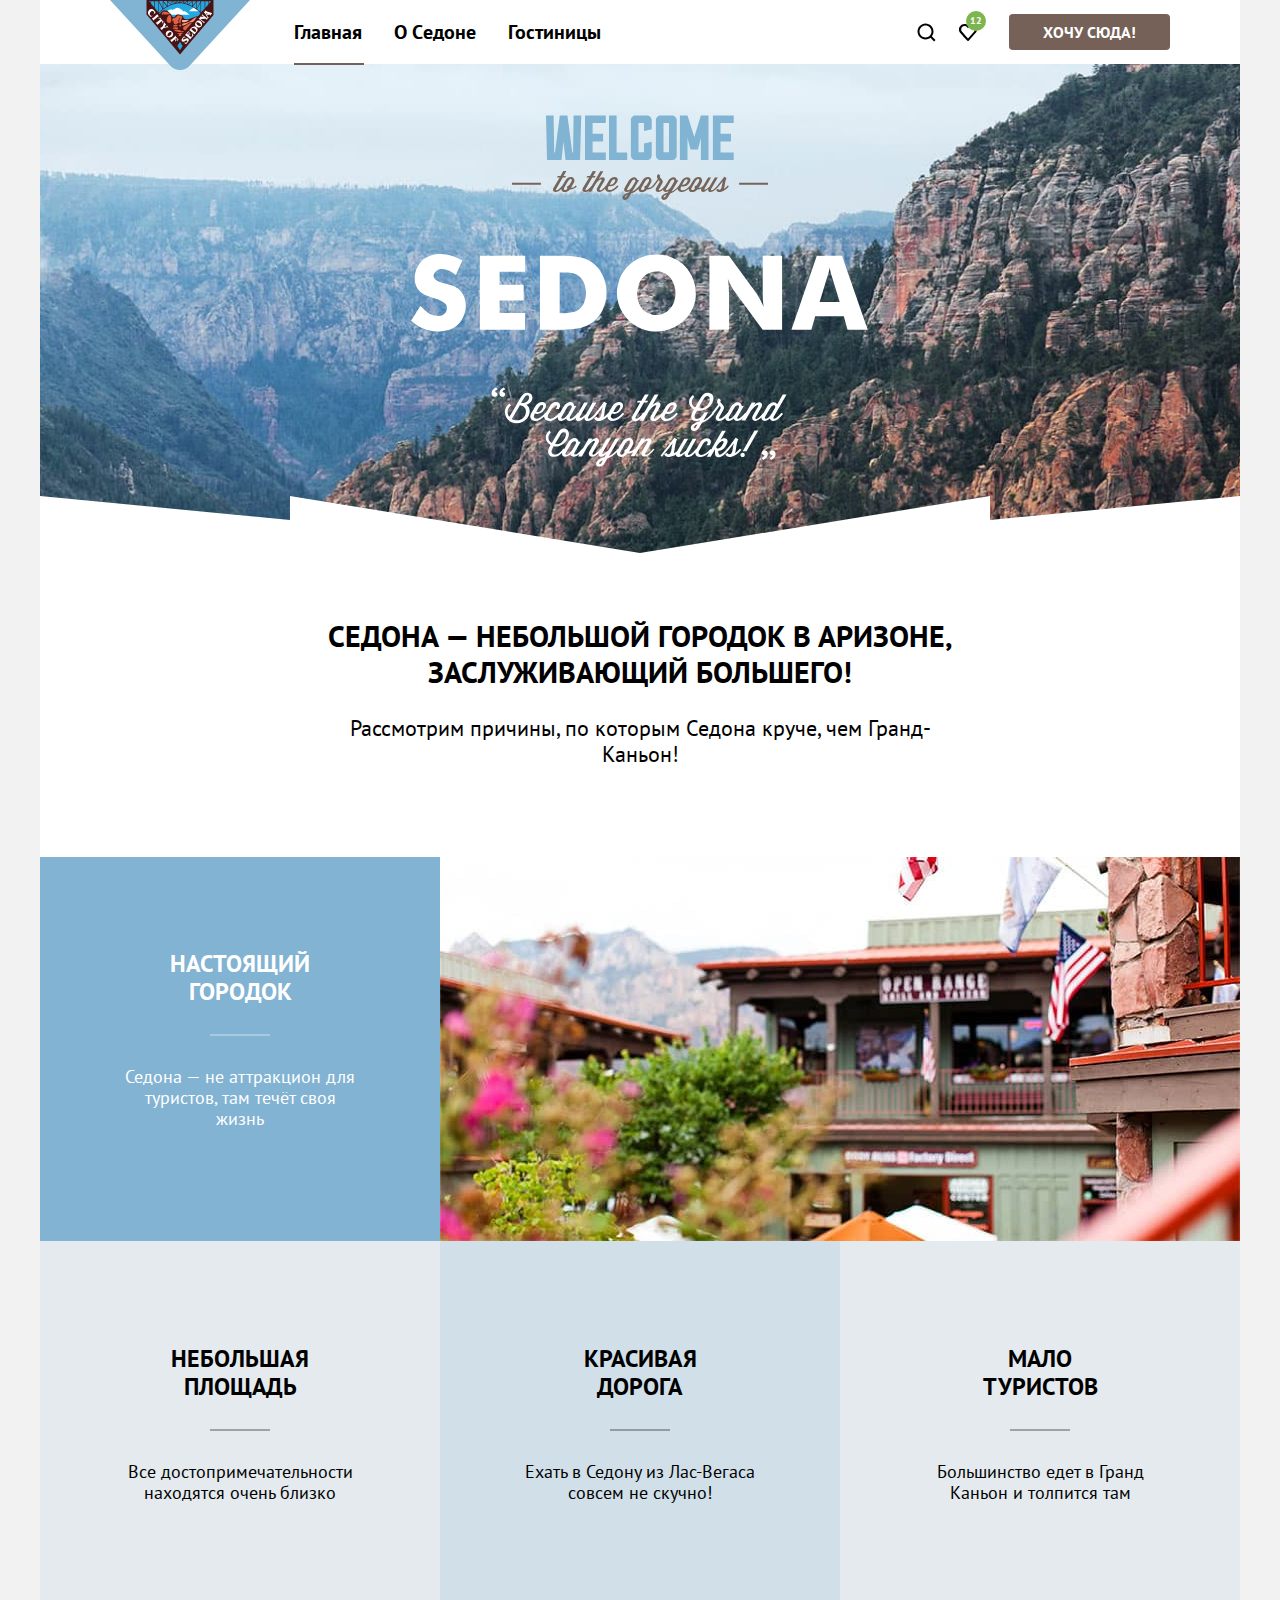
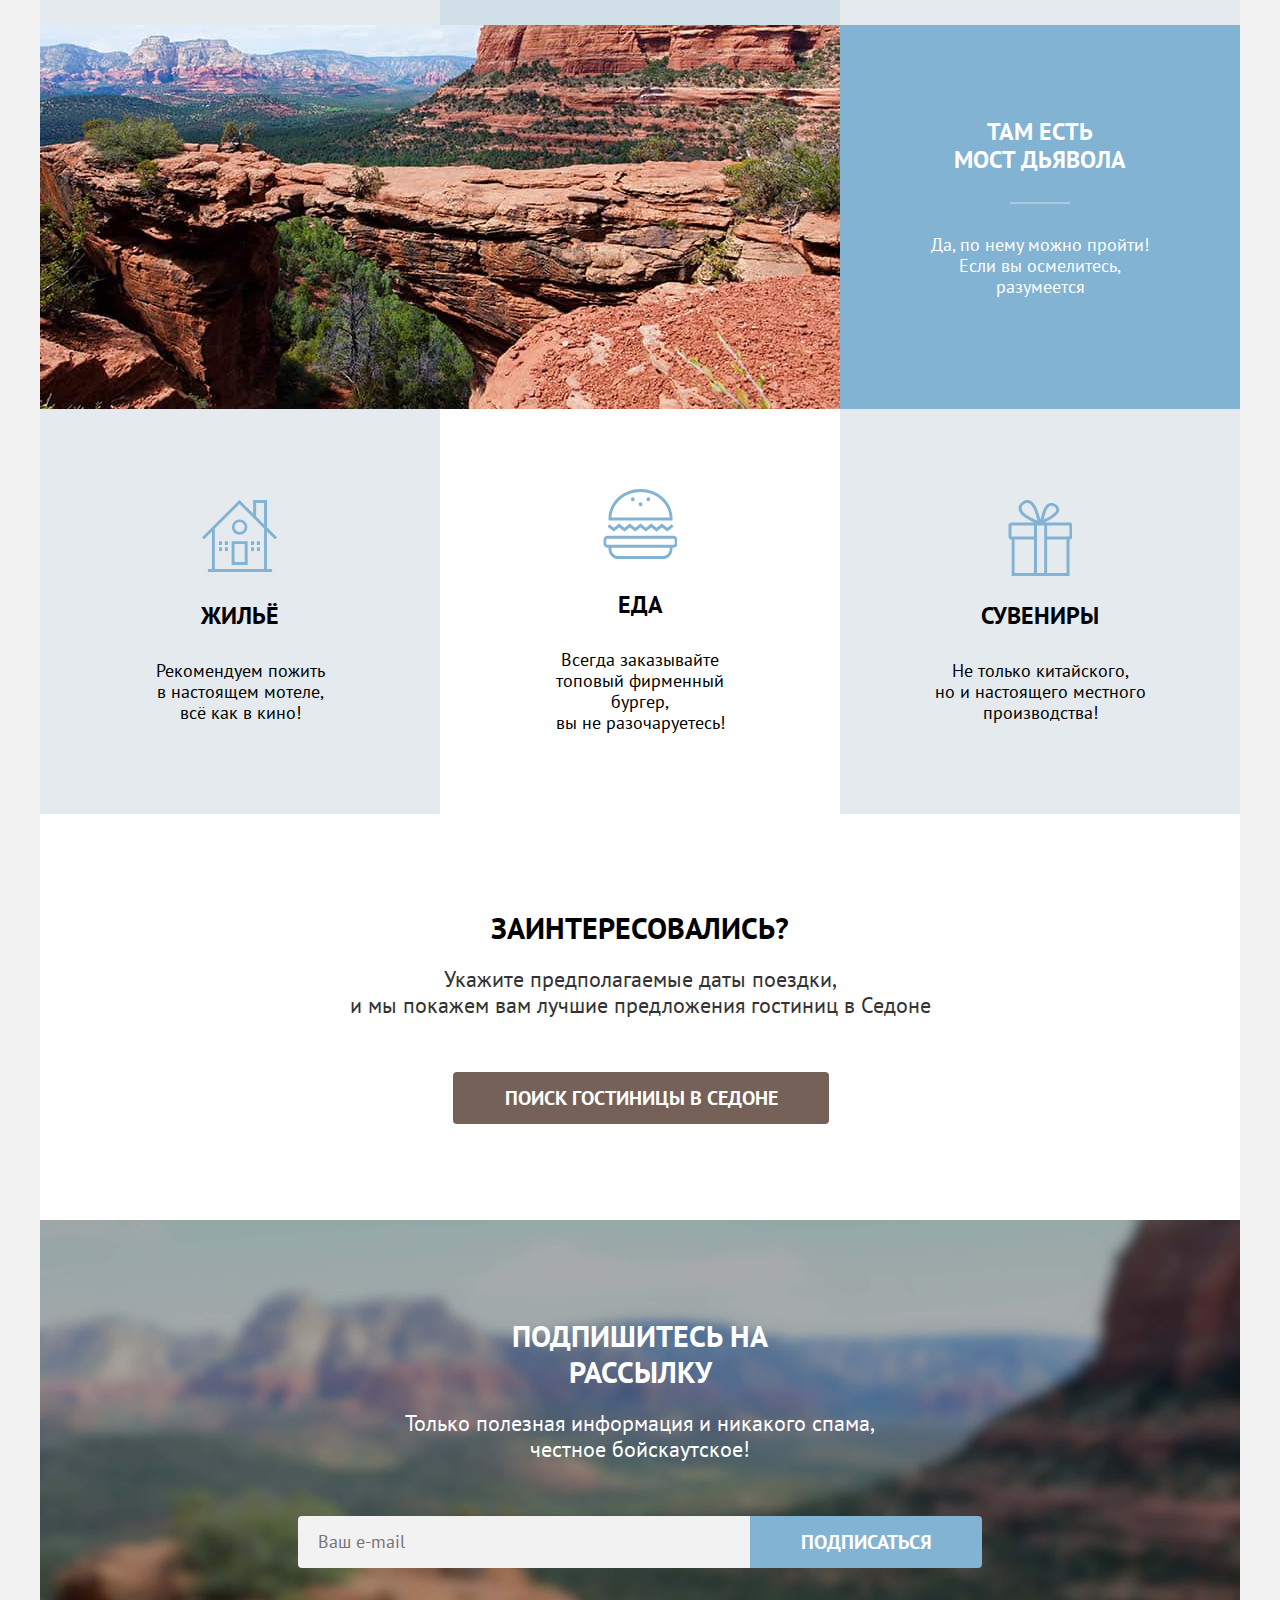
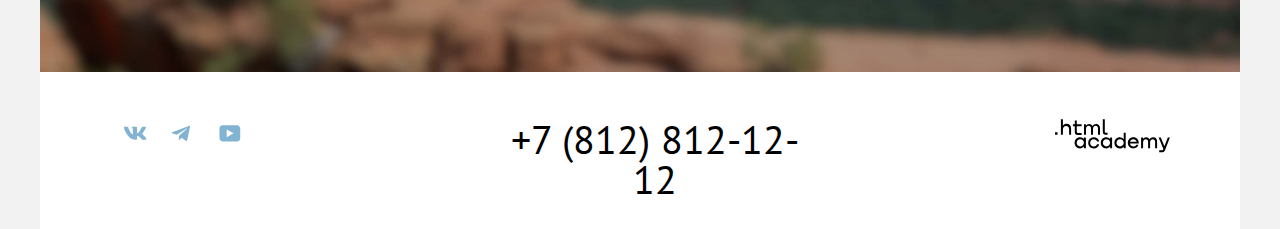
<file: index.html>
<!DOCTYPE html>
<html lang="ru">
  <head>
    <meta charset="utf-8">
    <title>HTML Academy: Седона</title>
    <link rel="icon" href="favicon.ico">
    <link rel="icon" type="image/png" sizes="32x32" href="images/favicon.png">
    <link rel="stylesheet" href="styles/styles.css">
  </head>
  <body>
    <!--Шапка-->
    <header class="main-header">
      <nav class="main-navigation">
        <a class="main-header-logo">
          <img class="logo" src="images/header/logo.svg" width="140" height="70" alt="логотип Седоны.">
        </a>
        <ul class="navigation-list">
          <li class="navigation-item">
            <a class="navigation-link navigation-current" href="index.html">Главная</a>
          </li>
          <li class="navigation-item">
            <a class="navigation-link" href="#">О cедоне</a>
          </li>
          <li class="navigation-item">
            <a class="navigation-link" href="catalog.html">Гостиницы</a>
          </li>
        </ul>

        <ul class="navigation-list navigation-user">
          <li class="navigation-item">
            <a class="navigation-link navigation-link-user" href="#">
              <span class="visually-hidden">Поиск.</span>
            </a>
          </li>
          <li class="navigation-item">
            <a class="navigation-link navigation-link-user" href="#">
              <span class="visually-hidden">Избранное.</span>
              <span class="notification-badge">12</span>
            </a>
          </li>
          <li class="navigation-item">
            <a class="navigation-link-button" href="#">
              <span class="link-want">Хочу сюда!</span>
            </a>
          </li>
        </ul>
      </nav>
    </header>

    <main class="main-index main-container">
      <div class="page-container">
        <h1 class="visually-hidden">Город Седона.</h1>
        <!--Добро пожаловать в Седону-->
        <section class="welcom-sedona">
          <h2 class="visually-hidden">Добро пожаловать в Седону.</h2>
          <img src="images/hero-sedona.svg" width="458" height="352" alt="WELCOM to the gorgeus SEDONA Because the Grand Canyon sucks.">
        </section>

        <!--Описание Седоны-->
        <div class="description-sedona">
          <p class="sedona">Седона — небольшой городок в Аризоне, заслуживающий большего!</p>
          <p class="sedona-text">Рассмотрим причины, по которым Седона круче, чем Гранд-Каньон!</p>
        </div>

        <!--Преимущества-->
        <section class="advantages">
          <h2 class="visually-hidden">Преимущества Седоны.</h2>
          <ul class="advantages-list">
            <li class="advantages-item-town">
              <div class="advantages-container">
                <h3 class="advantages-title title-town">Настоящий городок</h3>
                <p class="advantages-description">Седона — не аттракцион для туристов, там течёт своя жизнь</p>
              </div>
            </li>
            <li class="advantages-item-picture">
              <img class="picture-town" src="images/advantages/town-sedona.jpg" width="800" height="384" alt="городок Седона.">
            </li>
            <li class="advantages-item">
              <div class="advantages-container">
                <h3 class="advantages-title">Небольшая площадь</h3>
                <p class="advantages-description">Все достопримечательности находятся очень близко</p>
              </div>
            </li>
            <li class="advantages-item-road">
              <div class="advantages-container">
                <h3 class="advantages-title">
                  Красивая
                  <br>дорога
                </h3>
                <p class="advantages-description">Ехать в Седону из Лас-Вегаса совсем не скучно!</p>
              </div>
            </li>
            <li class="advantages-item">
              <div class="advantages-container">
                <h3 class="advantages-title">
                  Мало
                  <br>туристов
                </h3>
                <p class="advantages-description">Большинство едет в Гранд Каньон и толпится там</p>
              </div>
            </li>
            <li class="advantages-item-picture">
              <img class="picture-brige-devil" src="images/advantages/brige-devil.jpg" width="800" height="384" alt="моста Дьявола.">
            </li>
            <li class="advantages-item-bridge">
              <div class="advantages-container">
                <h3 class="advantages-title title-bridge">
                  Там есть
                  <br>мост дьявола
                </h3>
                <p class="advantages-description">Да, по нему можно пройти! Если вы осмелитесь, разумеется</p>
              </div>
            </li>
            <li class="advantages-item">
              <div class="advantages-container-icon">
                <h3 class="title-icon title-home">Жильё</h3>
                <p class="advantages-description">
                  Рекомендуем пожить
                  <br>в настоящем мотеле,
                  <br>всё как в кино!
                </p>
              </div>
            </li>
            <li class="advantages-item-food">
              <div class="advantages-container-icon">
                <h3 class="title-icon title-food">Еда</h3>
                <p class="advantages-description">
                  Всегда заказывайте
                  <br>топовый фирменный бургер,
                  <br>вы не разочаруетесь!
                </p>
              </div>
            </li>
            <li class="advantages-item">
              <div class="advantages-container-icon">
                <h3 class="title-icon title-souvenir">Сувениры</h3>
                <p class="advantages-description">
                  Не только китайского,
                  <br>но и настоящего местного
                  <br>производства!
                </p>
              </div>
            </li>
          </ul>
        </section>

        <!--Поиск гостиницы в Седоне-->
        <section class="interest">
          <h2 class="visually-hidden">Поиск гостиниц.</h2>
          <h3 class="interest-title">Заинтересовались?</h3>
          <p class="interest-description">
            Укажите предполагаемые даты поездки,
            <br>и мы покажем вам лучшие предложения гостиниц в Седоне
          </p>
          <a class="interest-button" href="#">ПОИСК ГОСТИНИЦЫ В СЕДОНЕ</a>
        </section>

        <!--Рассылка-->
        <section class="newsletter">
          <h2 class="newsletter-title">Подпишитесь на рассылку</h2>
          <p class="newsletter-text">Только полезная информация и никакого спама, честное бойскаутское!</p>
          <form class="newsletter-form" action="https://echo.htmlacademy.ru/" method="post">
            <label class="newsletter-label">
              <span class="visually-hidden">Введите ваш e-mail.</span>
              <input class="field" placeholder="Ваш e-mail" type="email" name="newsletter-email" required>
            </label>
            <button class="newsletter-button" type="submit">Подписаться</button>
          </form>
        </section>
      </div>
    </main>

    <!-- Подвал -->
    <footer class="main-footer">
      <section class="footer-social">
        <h2 class="visually-hidden">Нас можно найти.</h2>
        <ul class="footer-social-list">
          <li class="footer-social-item">
            <a class="footer-social-link" href="https://vk.com/htmlacademy">
              <svg class="vkontakte-icon" aria-hidden="true" focusable="false" width="24" height="14" viewBox="0 0 25 15" fill="currentColor" xmlns="http://www.w3.org/2000/svg">
                <path fill-rule="evenodd" clip-rule="evenodd" d="M24.116 1.804c.166-.546 0-.948-.795-.948h-2.625c-.668 0-.976.347-1.143.73 0 0-1.335 3.196-3.226 5.272-.612.602-.89.793-1.224.793-.167 0-.418-.19-.418-.738V1.804c0-.656-.184-.948-.74-.948H9.817c-.417 0-.668.304-.668.593 0 .621.946.765 1.043 2.513V7.76c0 .833-.153.984-.487.984-.89 0-3.055-3.21-4.34-6.885-.249-.715-.5-1.003-1.172-1.003H1.566c-.75 0-.9.347-.9.73 0 .682.89 4.07 4.145 8.551 2.17 3.06 5.225 4.72 8.008 4.72 1.67 0 1.875-.369 1.875-1.004V11.54c0-.737.158-.884.687-.884.39 0 1.057.192 2.615 1.667 1.78 1.75 2.073 2.533 3.075 2.533h2.625c.75 0 1.126-.368.91-1.096-.238-.724-1.088-1.775-2.215-3.022-.612-.71-1.53-1.475-1.809-1.858-.389-.49-.278-.71 0-1.147 0 0 3.2-4.426 3.533-5.929h.001z"/>
              </svg>
              <span class="visually-hidden">ВКонтакте.</span>
            </a>
          </li>
          <li class="footer-social-item">
            <a class="footer-social-link" href="https://t.me/htmlacademy">
              <svg class="telegram-icon" aria-hidden="true" focusable="false" width="18" height="16" viewBox="0 0 18 16" fill="currentColor" xmlns="http://www.w3.org/2000/svg">
                <path d="M16.79.96L.84 7.1c-1.09.44-1.08 1.05-.2 1.32l4.1 1.28 9.47-5.98c.44-.27.85-.13.52.17l-7.68 6.93-.28 4.22c.41 0 .6-.2.83-.41l1.99-1.94 4.13 3.06c.77.42 1.31.2 1.5-.71l2.72-12.8c.28-1.1-.43-1.61-1.16-1.28z"/>
              </svg>
              <span class="visually-hidden">Телеграм.</span>
            </a>
          </li>
          <li class="footer-social-item">
            <a class="footer-social-link" href="https://www.youtube.com/user/htmlacademyru">
              <svg class="youtube-icon" aria-hidden="true" focusable="false"  width="22" height="17" viewBox="0 0 23 18" fill="currentColor" xmlns="http://www.w3.org/2000/svg">
                <path d="M18.94.36H3.51C1.65.36.33 1.95.33 3.76v10.09c0 1.91 1.32 3.5 3.18 3.5h15.65c1.64 0 3.17-1.59 3.17-3.4V3.76c-.22-1.8-1.53-3.4-3.39-3.4zM7.99 12.89V4.82l7.34 4.04-7.34 4.03z"/>
              </svg>
              <span class="visually-hidden">Ютуб.</span>
            </a>
          </li>
        </ul>
      </section>

      <!--Номер телефона-->
      <section class="footer-contact">
        <h2 class="visually-hidden">Номер телефона.</h2>
        <a class="footer-contact-number" href="tel:+78128121212">+7 (812) 812-12-12</a>
      </section>

      <!--Логотип HTML Academy-->
      <section class="logo-html-academy">
        <h2 class="visually-hidden">Логотип html academy.</h2>
        <a class="logo-html-academy-link" href="https://htmlacademy.ru/">
          <svg class="html-academy-icon" aria-hidden="true" focusable="false" width="115" height="34" viewBox="0 0 115 34" fill="currentColor" xmlns="http://www.w3.org/2000/svg">
            <path d="M0 13.26v2.6h2.5v-2.6H0zM11.6 4.86c-1.6 0-2.8.7-3.6 1.7h-.1V.36h-2v15.5h2v-5.3c0-2.1 1.3-3.6 3.3-3.6 1.8 0 2.9 1.4 2.9 3.2v5.7h2v-6.1c.1-3-1.8-4.9-4.5-4.9zM26.6 5.16h-4.8v-3.7h-2v3.8h-1.9v2h1.9v6c0 1.7 1 2.7 2.7 2.7h4.1v-2h-3.7c-.7 0-1.1-.4-1.1-1.1v-5.7h4.8v-2zM41.1 4.96c-1.6 0-2.9.8-3.5 2.1h-.1c-.6-1.2-1.8-2.1-3.4-2.1-1.4 0-2.5.8-3.1 1.8h-.1v-1.6H29v10.6h2v-5.4c0-2 1-3.5 2.6-3.5 1.5 0 2.4 1 2.4 2.6v6.3h2v-5.6c0-2.4 1.4-3.3 2.6-3.3 1.5 0 2.4 1 2.4 2.6v6.3h2v-6.5c.1-2.5-1.4-4.3-3.9-4.3zM47.8 13.06c0 1.7 1 2.7 2.8 2.7h2v-2h-1.7c-.7 0-1.1-.4-1.1-1.1V.36h-2v12.7zM28.9 20.06c-.9-1.1-2.2-1.8-3.9-1.8-3.1 0-5.4 2.3-5.4 5.6s2.3 5.6 5.4 5.6c1.8 0 3-.8 3.8-1.9h.1v1.6h2v-10.6h-2v1.5zm-3.6 7.4c-2.2 0-3.6-1.6-3.6-3.6s1.4-3.6 3.6-3.6 3.6 1.6 3.6 3.6c0 1.9-1.4 3.6-3.6 3.6zM44.2 22.36c-.5-2.4-2.6-4.1-5.4-4.1a5.4 5.4 0 0 0-5.6 5.6c0 3.1 2.2 5.6 5.6 5.6 2.8 0 4.9-1.8 5.4-4.2h-2.1a3.4 3.4 0 0 1-3.3 2.3c-2.2 0-3.6-1.6-3.6-3.6s1.4-3.6 3.6-3.6c1.6 0 2.8 1 3.3 2.2h2.1v-.2zM55.1 20.06c-.9-1.1-2.2-1.8-3.9-1.8-3.1 0-5.4 2.3-5.4 5.6s2.3 5.6 5.4 5.6c1.8 0 3-.8 3.8-1.9h.1v1.6h2v-10.6h-2v1.5zm-3.6 7.4c-2.2 0-3.6-1.6-3.6-3.6s1.4-3.6 3.6-3.6 3.6 1.6 3.6 3.6c0 1.9-1.5 3.6-3.6 3.6zM68.7 20.16c-.9-1.1-2.2-1.9-3.9-1.9-3.1 0-5.4 2.3-5.4 5.6s2.2 5.6 5.4 5.6c1.7 0 3-.8 3.8-1.8h.1v1.5h2v-15.4h-2v6.4zm-3.6 7.3c-2.2 0-3.6-1.6-3.6-3.6s1.4-3.6 3.6-3.6 3.6 1.6 3.6 3.6c-.1 2-1.5 3.6-3.6 3.6zM78.3 18.26c-3.3 0-5.5 2.5-5.5 5.6 0 3 2.1 5.6 5.5 5.6 2.5 0 4.5-1.3 5.2-3.6h-2.1c-.5 1-1.6 1.6-3 1.6-1.9 0-3.3-1.3-3.4-2.9h8.8c.2-3.6-2-6.3-5.5-6.3zm0 1.9c1.7 0 3 1 3.3 2.6h-6.5c.3-1.5 1.5-2.6 3.2-2.6zM98.2 18.26c-1.6 0-2.9.8-3.6 2h-.1c-.6-1.2-1.8-2-3.4-2-1.4 0-2.5.7-3.1 1.8v-1.5h-1.9v10.6h2v-5.4c0-2 1-3.4 2.6-3.5 1.5 0 2.4 1 2.4 2.6v6.3h2v-5.6c0-2.4 1.4-3.3 2.6-3.3 1.5 0 2.4 1 2.4 2.6v6.3h2v-6.5c.1-2.6-1.4-4.4-3.9-4.4zM109.4 27.36l-3.6-8.9h-2.2l4.8 11.6c-.3.9-.7 1.2-1.7 1.2h-2.5v2h2.5c1.8 0 2.8-.8 3.5-2.6l4.7-12.2h-2.1l-3.4 8.9z"/>
          </svg>
        </a>
      </section>
    </footer>

    <!-- Модальное окно -->
    <div class="modal-container modal-container-close">
      <div class="modal modal-auth">
        <button class="modal-close-button" type="button">
          <span class="visually-hidden">Закрыть.</span>
        </button>
        <section class="modal-content">
          <h2 class="modal-title">Поиск гостиницы в Седоне</h2>
        </section>
        <form class="modal-form" action="https://echo.htmlacademy.ru/" method="post">
          <label class="date">
            <span class="text-date">Дата заезда:</span>
            <input class="departure-date" placeholder="Укажите дату" type="text" name="departure-date" value="27 апреля 2020" required>
            <span class="text-error">Мы не можем отправить вас в прошлое.</span>
          </label>
          <label class="date">
            <span class="text-date">Дата выезда:</span>
            <input class="departure-date" placeholder="Укажите дату" type="text" name="departure-date" value="1 сентября 2023" required>
            <span class="text-free">На эти даты есть свободные номера. Пока есть.</span>
          </label>

          <div class="container-people">
            <div class="wrapper-people">
              <label class="people" for="grown">Взрослые:</label>
              <span class="box-number">
                <button class="minus-button" type="button"></button>
                <span class="visually-hidden">Кнопка уменьшающая количество взрослых.</span>
                <input class="field-number" id="grown" type="number" name="grown" value="2">
                <button class="plus-button" type="button"></button>
                <span class="visually-hidden">Кнопка увеличивающая количество взрослых.</span>
              </span>
            </div>

            <div class="wrapper-people">
              <label class="people" for="children">Дети:</label>
              <div class="wrapper-tooltip">
                <button class="tooltip" type="button" aria-labelledby="tooltip-children">
                  <svg class="tooltip-icon" aria-hidden="true" focusable="false" width="2" height="12" viewBox="0 0 2 12" fill="currentColor" xmlns="http://www.w3.org/2000/svg">
                    <path fill-rule="evenodd" clip-rule="evenodd" d="M0 0h2v2H0V0zm2 12H0V3h2v9z"/>
                  </svg>
                </button>
                <span class="tooltip-text" role="tooltip" id="tooltip-children">Укажите количество детей, которые будут с вами, возраст которых от 6 до 18 лет. Дети до 6 лет размещаются бесплатно.</span>
              </div>
              <span class="box-number">
                <button class="minus-button" type="button"></button>
                <span class="visually-hidden">Кнопка уменьшающая количество детей.</span>
                <input class="field-number" id="children" type="number" name="children" value="2">
                <button class="plus-button" type="button"></button>
                <span class="visually-hidden">Кнопка увеличивающая количество детей.</span>
              </span>
            </div>
          </div>
          <button class="find-button" type="submit">найти</button>
        </form>
      </div>
    </div>
  </body>
</html>
</file>
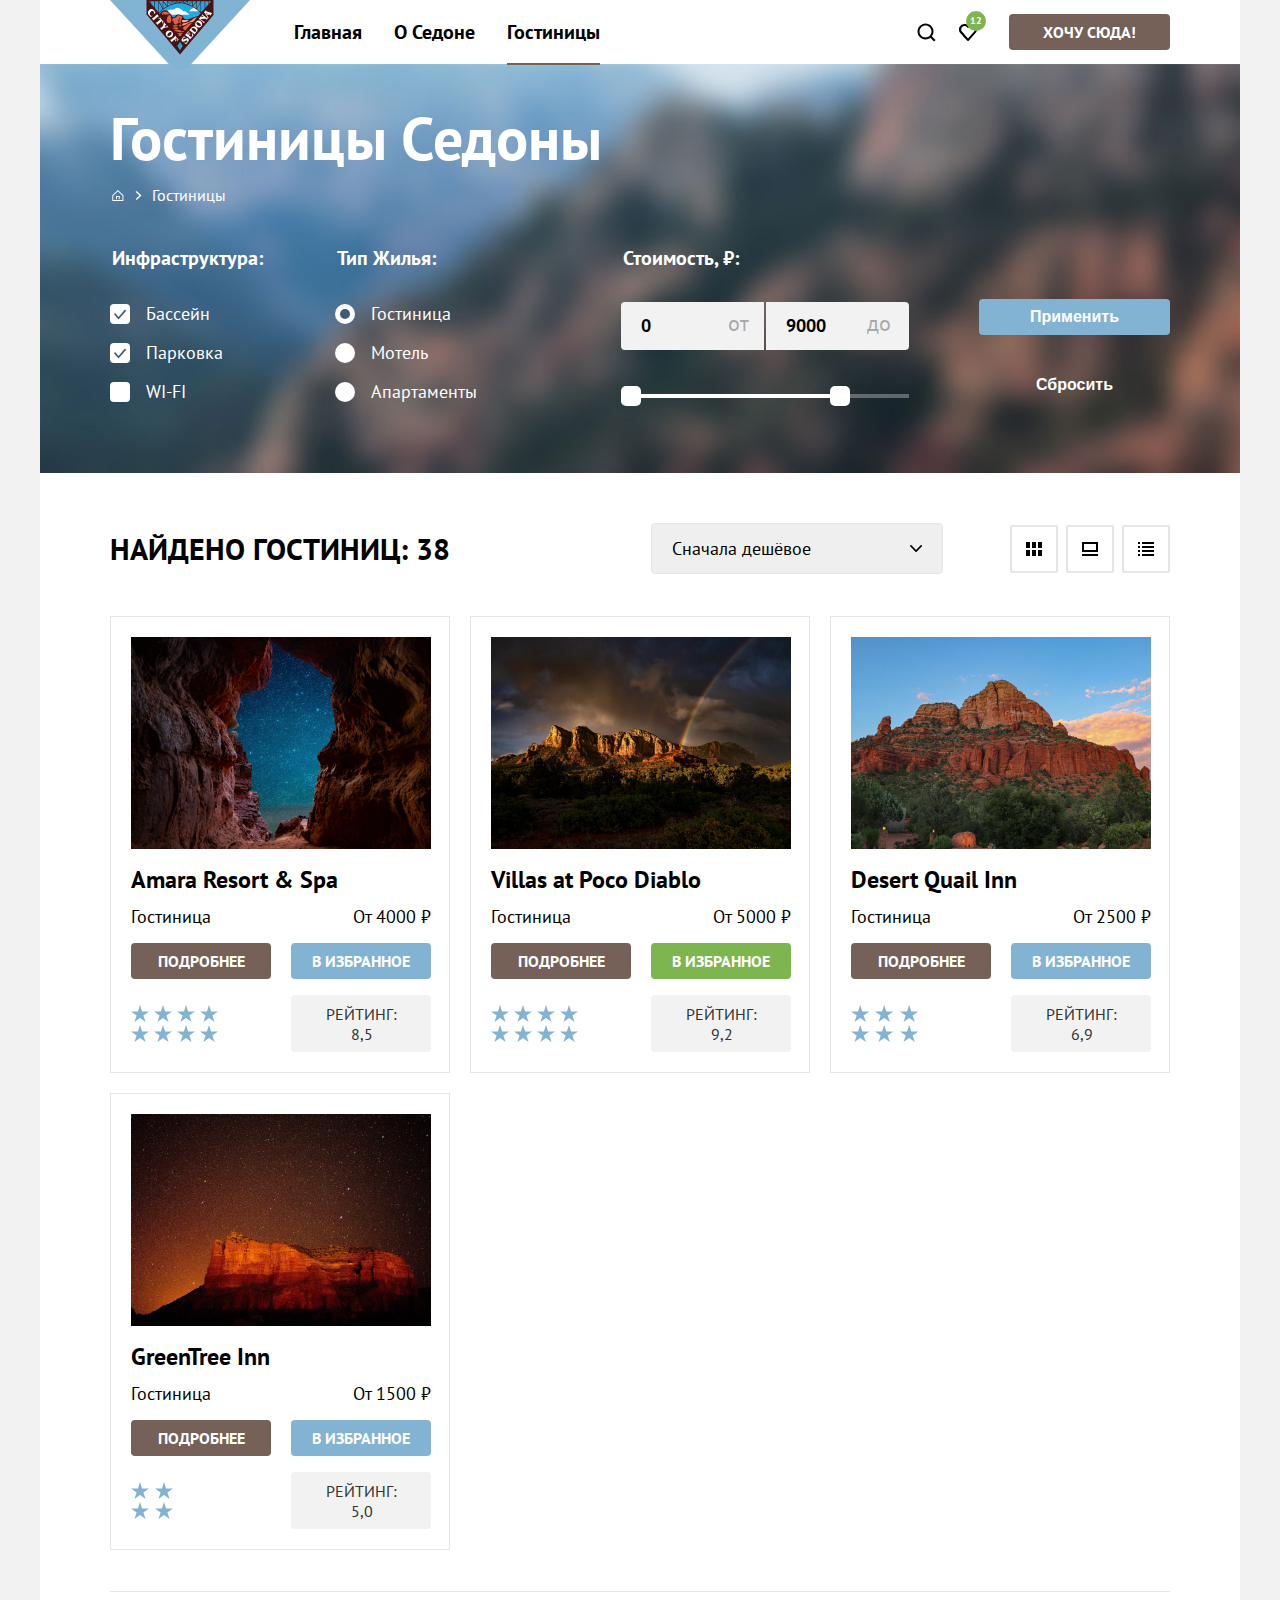
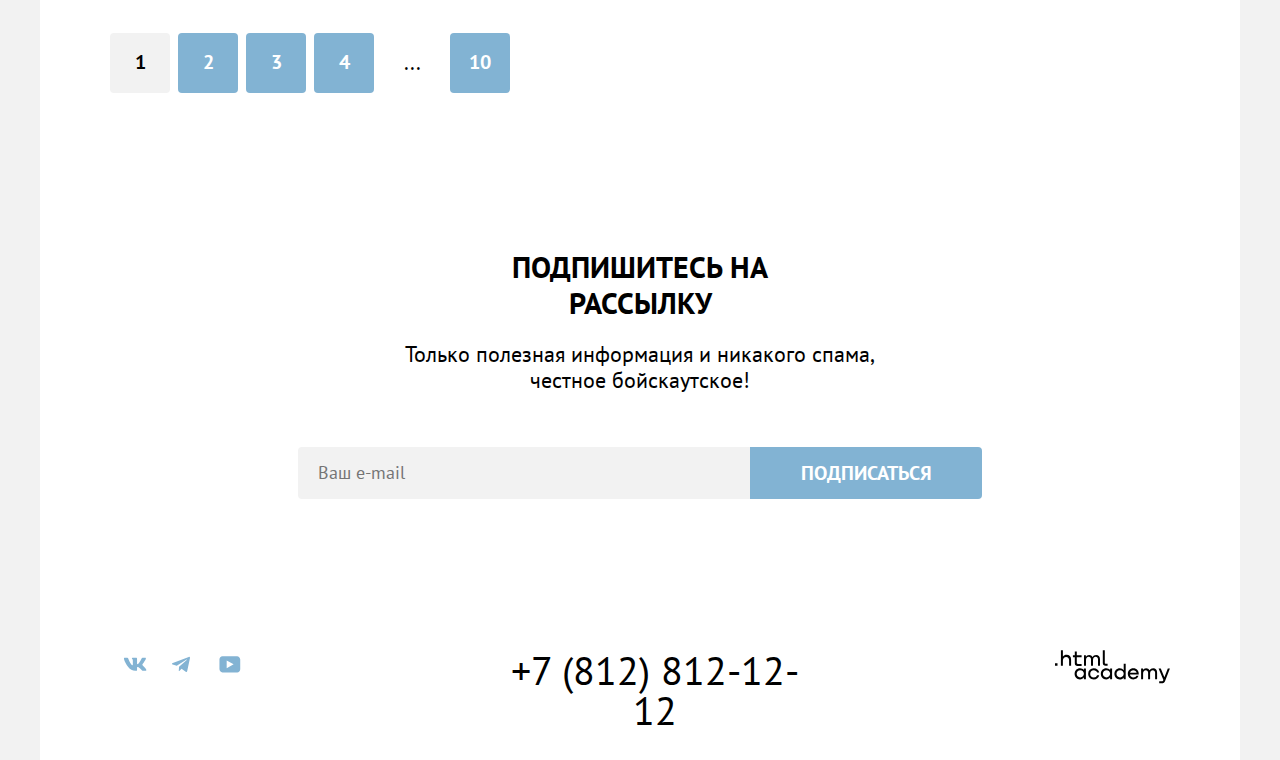
<file: catalog.html>
<!DOCTYPE html>
<html lang="ru">
  <head>
    <meta charset="utf-8">
    <title>Каталог</title>
    <link rel="icon" href="favicon.ico">
    <link rel="icon" type="image/png" sizes="32x32" href="images/favicon.png">
    <link rel="stylesheet" href="styles/styles.css">
  </head>
  <body>
    <!--Шапка-->
    <header class="main-header">
      <nav class="main-navigation">
        <a class="main-header-logo return-logo" href="index.html">
          <img class="logo" src="images/header/logo.svg" width="140" height="70" alt="логотип Седоны.">
        </a>

        <ul class="navigation-list">
          <li class="navigation-item">
            <a class="navigation-link" href="index.html">Главная</a>
          </li>
          <li class="navigation-item">
            <a class="navigation-link" href="#">О Седоне</a>
          </li>
          <li class="navigation-item">
            <a class="navigation-link navigation-link-current" href="catalog.html">Гостиницы</a>
          </li>
        </ul>

        <ul class="navigation-list navigation-user">
          <li class="navigation-item">
            <a class="navigation-link navigation-link-user" href="#">
              <span class="visually-hidden">Поиск.</span>
            </a>
          </li>
          <li class="navigation-item">
            <a class="navigation-link navigation-link-user" href="#">
              <span class="visually-hidden">Избранное.</span>
              <span class="notification-badge">12</span>
            </a>
          </li>
          <li class="navigation-item">
            <a class="navigation-link-button" href="#">
              <span class="link-want">Хочу сюда!</span>
            </a>
          </li>
        </ul>
      </nav>
    </header>


    <main class="main-current main-container">
      <div class="page-container">
        <!--Хлебные крошки-->
        <section class="catalog-hotels-filter">
          <header class="inner-header">
            <h1 class="inner-header-title">Гостиницы Седоны</h1>
            <ul class="breadcrumb">
              <li class="breadcrumb-item">
                <a class="breadcrumb-link" href="index.html">
                  <svg class="breadcrumb-icon" aria-hidden="true" focusable="false" width="12" height="15" viewBox="0 0 13 13" fill="currentColor" xmlns="http://www.w3.org/2000/svg">
                    <path d="M6.37.5l-6 5.8v6.2h12V6.3l-6-5.8zm5 11h-10V6.7l5-4.8 5 4.8v4.8z"/>
                    <path d="M4.37 10.5h1V8h2v2.5h1V7h-4v3.5z"/>
                  </svg>
                  <span class="visually-hidden">Главная.</span>
                </a>
              </li>
              <li class="breadcrumb-item">
                <a class="breadcrumb-link breadcrumb-link-hotels">Гостиницы</a>
              </li>
            </ul>
          </header>

          <!--Фильтр гостиниц-->
          <form class="catalog-filter" action="https://echo.htmlacademy.ru/" method="get">
            <h2 class="visually-hidden">Список отелей с фильтрами.</h2>
            <fieldset class="catalog-filter-group">
              <legend class="catalog-filter-title">Инфраструктура:</legend>
              <ul class="catalog-filter-list">
                <li class="catalog-filter-item">
                  <label class="control">
                    <input class="visually-hidden control-input" type="checkbox" name="swimming-pool" checked>
                    <span class="control-mark"></span>
                    <span class="control-label">Бассейн</span>
                  </label>
                </li>
                <li class="catalog-filter-item">
                  <label class="control">
                    <input class="visually-hidden control-input" type="checkbox" name="parking" checked>
                    <span class="control-mark"></span>
                    <span class="control-label">Парковка</span>
                  </label>
                </li>
                <li class="catalog-filter-item">
                  <label class="control">
                    <input class="visually-hidden control-input" type="checkbox" name="wi-fi">
                    <span class="control-mark"></span>
                    <span class="control-label">WI-FI</span>
                  </label>
                </li>
              </ul>
            </fieldset>

            <fieldset class="catalog-filter-group">
              <legend class="catalog-filter-title">Тип жилья:</legend>
              <ul class="catalog-filter-list">
                <li class="catalog-filter-item">
                  <label class="control">
                    <input class="visually-hidden control-input" type="radio" name="type-housing" value="hotel" checked>
                    <span class="control-mark"></span>
                    <span class="control-label">Гостиница</span>
                  </label>
                </li>
                <li class="catalog-filter-item">
                  <label class="control">
                    <input class="visually-hidden control-input" type="radio" name="type-housing" value="motel">
                    <span class="control-mark"></span>
                    <span class="control-label">Мотель</span>
                  </label>
                </li>
                <li class="catalog-filter-item">
                  <label class="control">
                    <input class="visually-hidden control-input" type="radio" name="type-housing" value="apartments">
                    <span class="control-mark"></span>
                    <span class="control-label">Апартаменты</span>
                  </label>
                </li>
              </ul>
            </fieldset>

            <fieldset class="catalog-filter-group catalog-сost">
              <legend class="catalog-filter-title">Стоимость, ₽:</legend>
              <div class="range">
                <div class="range-wrapper-inputs">
                  <label class="range-left-label" for="min-value">от</label>
                  <input class="range-input" id="min-value" type="number" name="min-value" min="0" value="0">
                  <span class="visually-hidden">минимальное значение.</span>
                  <label class="range-right-label" for="max-value">до</label>
                  <input class="range-input range-input-right" id="max-value" type="number" name="max-value" value="9000">
                  <span class="visually-hidden">максимальное значение.</span>
                </div>

                <div class="range-scale">
                  <div class="range-bar" style="left: 0; width: 226px">
                    <button class="range-toggle toggle-min" type="button">
                      <span class="visually-hidden">Изменить минимальную цену.</span>
                    </button>
                    <button class="range-toggle toggle-max" type="button">
                      <span class="visually-hidden">Изменить максимальную цену.</span>
                    </button>
                  </div>
                </div>
              </div>
            </fieldset>

            <!--Кнопки-->
            <div class="container-button">
              <button class="button-apply" type="submit">Применить</button>
              <button class="button-reset" type="submit">Сбросить</button>
            </div>
          </form>
        </section>

        <!--Каталог гостинец-->
        <section class="catalog-hotels">
          <h2 class="visually-hidden">Каталог гостиниц.</h2>
          <p class="number-hotels">Найдено гостиниц: 38</p>
          <select class="select-control" aria-label="Сортировка">
            <option class="cheap">Сначала дешёвое</option>
            <option class="popular">Сначала популярное</option>
            <option class="expensive">Сначала дорогое</option>
          </select>

          <div class="container-form">
            <a class="button-table" href="#">
              <span class="visually-hidden">Показать в виде таблицы.</span>
            </a>
            <a class="button-slideshow" href="#">
              <span class="visually-hidden">Показать в виде шлайд-шоу.</span>
            </a>
            <a class="button-list" href="#">
              <span class="visually-hidden">Показать в виде листа.</span>
            </a>
          </div>
        </section>

        <!--Карточки гостиниц-->
        <section class="card">
          <div class="wrapper-card">
            <ul class="hotel-list">
              <li class="hotel-card">
                <a class="hotel-card-link" href="catalog.html">
                  <img class="hotel-card-image" src="images/catalog-page/hotels/amara-resort-spa.jpg" width="300" height="212" alt="Amara Resort & Spa.">
                  <h3 class="hotel-card-title">Amara Resort & Spa</h3>
                </a>
                <div class="wrapper">
                  <span class="hotel-card-text">Гостиница</span>
                  <span class="hotel-card-text-value">От 4000 ₽</span>
                  <a class="hotel-card-button" href="catalog.html">подробнее</a>
                  <button class="hotel-card-button-add" type="button">в избранное</button>
                  <p class="hotel-rating rating-star-4">
                    <span class="visually-hidden">4 звезды.</span>
                  </p>
                  <p class="hotel-top-card">Рейтинг: 8,5</p>
                </div>
              </li>
            </ul>
            <ul class="hotel-list">
              <li class="hotel-card">
                <a class="hotel-card-link" href="catalog.html">
                  <img class="hotel-card-image" src="images/catalog-page/hotels/villas-at-poco-diablo.jpg" width="300" height="212" alt="Villas at Poco Diablo.">
                  <h3 class="hotel-card-title">Villas at Poco Diablo</h3>
                </a>
                <div class="wrapper">
                  <span class="hotel-card-text">Гостиница</span>
                  <span class="hotel-card-text-value">От 5000 ₽</span>
                  <a class="hotel-card-button" href="catalog.html">подробнее</a>
                  <button class="hotel-card-button-add hotel-chosen" type="button">в избранное</button>
                  <p class="hotel-rating rating-star-4">
                    <span class="visually-hidden">4 звезды.</span>
                  </p>
                  <p class="hotel-top-card">Рейтинг: 9,2</p>
                </div>
              </li>
            </ul>
            <ul class="hotel-list">
              <li class="hotel-card">
                <a class="hotel-card-link" href="catalog.html">
                  <img class="hotel-card-image" src="images/catalog-page/hotels/desert-quail-inn.jpg" width="300" height="212" alt="Desert Quail Inn.">
                  <h3 class="hotel-card-title">Desert Quail Inn</h3>
                </a>
                <div class="wrapper">
                  <span class="hotel-card-text">Гостиница</span>
                  <span class="hotel-card-text-value">От 2500 ₽</span>
                  <a class="hotel-card-button" href="catalog.html">подробнее</a>
                  <button class="hotel-card-button-add" type="button">в избранное</button>
                  <p class="hotel-rating rating-star-3">
                    <span class="visually-hidden">3 звезды.</span>
                  </p>
                  <p class="hotel-top-card">Рейтинг: 6,9</p>
                </div>
              </li>
            </ul>
            <ul class="hotel-list">
              <li class="hotel-card">
                <a class="hotel-card-link" href="catalog.html">
                  <img class="hotel-card-image" src="images/catalog-page/hotels/greentree-inn.jpg" width="300" height="212" alt="GreenTree Inn.">
                  <h3 class="hotel-card-title">GreenTree Inn</h3>
                </a>
                <div class="wrapper">
                  <span class="hotel-card-text">Гостиница</span>
                  <span class="hotel-card-text-value">От 1500 ₽</span>
                  <a class="hotel-card-button" href="catalog.html">подробнее</a>
                  <button class="hotel-card-button-add" type="button">в избранное</button>
                  <p class="hotel-rating rating-star-2">
                    <span class="visually-hidden">2 звезды.</span>
                  </p>
                  <p class="hotel-top-card">Рейтинг: 5,0</p>
                </div>
              </li>
            </ul>
          </div>

          <!--Пагинация-->
          <ul class="card-pagination">
            <li class="pagination-item">
              <a class="pagination-link pagination-choose">1</a>
            </li>
            <li class="pagination-item">
              <a class="pagination-link" href="#">2</a>
            </li>
            <li class="pagination-item">
              <a class="pagination-link" href="#">3</a>
            </li>
            <li class="pagination-item">
              <a class="pagination-link" href="#">4</a>
            </li>
            <li class="pagination-item">
              <p class="pagination-dots">...</p>
            </li>
            <li class="pagination-item">
              <a class="pagination-link">10</a>
            </li>
          </ul>
        </section>

        <!-- Рассылка -->
        <section class="newsletter newsletter-catalog">
          <h2 class="newsletter-title">Подпишитесь на рассылку</h2>
          <p class="newsletter-text">Только полезная информация и никакого спама, честное бойскаутское!</p>
          <form class="newsletter-form" action="https://echo.htmlacademy.ru/" method="post">
            <label class="newsletter-label">
              <input class="field" placeholder="Ваш e-mail" type="email" name="newsletter-email">
            </label>
            <button class="newsletter-button" type="submit">Подписаться</button>
          </form>
        </section>
      </div>
    </main>

    <!-- Подвал -->
    <footer class="main-footer">
      <section class="footer-social">
        <h2 class="visually-hidden">Нас можно найти.</h2>
        <ul class="footer-social-list">
          <li class="footer-social-item">
            <a class="footer-social-link" href="https://vk.com/htmlacademy">
              <svg class="vkontakte-icon" aria-hidden="true" focusable="false" width="24" height="14" viewBox="0 0 25 15" fill="currentColor" xmlns="http://www.w3.org/2000/svg">
                <path fill-rule="evenodd" clip-rule="evenodd" d="M24.116 1.804c.166-.546 0-.948-.795-.948h-2.625c-.668 0-.976.347-1.143.73 0 0-1.335 3.196-3.226 5.272-.612.602-.89.793-1.224.793-.167 0-.418-.19-.418-.738V1.804c0-.656-.184-.948-.74-.948H9.817c-.417 0-.668.304-.668.593 0 .621.946.765 1.043 2.513V7.76c0 .833-.153.984-.487.984-.89 0-3.055-3.21-4.34-6.885-.249-.715-.5-1.003-1.172-1.003H1.566c-.75 0-.9.347-.9.73 0 .682.89 4.07 4.145 8.551 2.17 3.06 5.225 4.72 8.008 4.72 1.67 0 1.875-.369 1.875-1.004V11.54c0-.737.158-.884.687-.884.39 0 1.057.192 2.615 1.667 1.78 1.75 2.073 2.533 3.075 2.533h2.625c.75 0 1.126-.368.91-1.096-.238-.724-1.088-1.775-2.215-3.022-.612-.71-1.53-1.475-1.809-1.858-.389-.49-.278-.71 0-1.147 0 0 3.2-4.426 3.533-5.929h.001z"/>
              </svg>
              <span class="visually-hidden">ВКонтакте.</span>
            </a>
          </li>
          <li class="footer-social-item">
            <a class="footer-social-link" href="https://t.me/htmlacademy">
              <svg class="telegram-icon" aria-hidden="true" focusable="false"  width="18" height="16" viewBox="0 0 18 16" fill="currentColor" xmlns="http://www.w3.org/2000/svg">
                <path d="M16.79.96L.84 7.1c-1.09.44-1.08 1.05-.2 1.32l4.1 1.28 9.47-5.98c.44-.27.85-.13.52.17l-7.68 6.93-.28 4.22c.41 0 .6-.2.83-.41l1.99-1.94 4.13 3.06c.77.42 1.31.2 1.5-.71l2.72-12.8c.28-1.1-.43-1.61-1.16-1.28z"/>
              </svg>
              <span class="visually-hidden">Телеграм.</span>
            </a>
          </li>
          <li class="footer-social-item">
            <a class="footer-social-link" href="https://www.youtube.com/user/htmlacademyru">
              <svg class="youtube-icon" aria-hidden="true" focusable="false"  width="22" height="17" viewBox="0 0 23 18" fill="currentColor" xmlns="http://www.w3.org/2000/svg">
                <path d="M18.94.36H3.51C1.65.36.33 1.95.33 3.76v10.09c0 1.91 1.32 3.5 3.18 3.5h15.65c1.64 0 3.17-1.59 3.17-3.4V3.76c-.22-1.8-1.53-3.4-3.39-3.4zM7.99 12.89V4.82l7.34 4.04-7.34 4.03z"/>
              </svg>
              <span class="visually-hidden">Ютуб.</span>
            </a>
          </li>
        </ul>
      </section>

      <section class="footer-contact">
        <h2 class="visually-hidden">Номер телефона.</h2>
        <a class="footer-contact-number" href="tel:+78128121212">+7 (812) 812-12-12</a>
      </section>

      <section class="logo-html-academy">
        <h2 class="visually-hidden">Логотип html academy.</h2>
        <a class="logo-html-academy-link" href="https://htmlacademy.ru/">
          <svg class="html-academy-icon" aria-hidden="true" focusable="false"  width="115" height="34" fill="currentColor" xmlns="http://www.w3.org/2000/svg">
            <path d="M0 13.26v2.6h2.5v-2.6H0zm11.6-8.4c-1.6 0-2.8.7-3.6 1.7h-.1V.36h-2v15.5h2v-5.3c0-2.1 1.3-3.6 3.3-3.6 1.8 0 2.9 1.4 2.9 3.2v5.7h2v-6.1c.1-3-1.8-4.9-4.5-4.9zm15 .3h-4.8v-3.7h-2v3.8h-1.9v2h1.9v6c0 1.7 1 2.7 2.7 2.7h4.1v-2h-3.7c-.7 0-1.1-.4-1.1-1.1v-5.7h4.8v-2zm14.5-.2c-1.6 0-2.9.8-3.5 2.1h-.1c-.6-1.2-1.8-2.1-3.4-2.1-1.4 0-2.5.8-3.1 1.8h-.1v-1.6H29v10.6h2v-5.4c0-2 1-3.5 2.6-3.5 1.5 0 2.4 1 2.4 2.6v6.3h2v-5.6c0-2.4 1.4-3.3 2.6-3.3 1.5 0 2.4 1 2.4 2.6v6.3h2v-6.5c.1-2.5-1.4-4.3-3.9-4.3zm6.7 8.1c0 1.7 1 2.7 2.8 2.7h2v-2h-1.7c-.7 0-1.1-.4-1.1-1.1V.36h-2v12.7zm-18.9 7c-.9-1.1-2.2-1.8-3.9-1.8-3.1 0-5.4 2.3-5.4 5.6s2.3 5.6 5.4 5.6c1.8 0 3-.8 3.8-1.9h.1v1.6h2v-10.6h-2v1.5zm-3.6 7.4c-2.2 0-3.6-1.6-3.6-3.6s1.4-3.6 3.6-3.6 3.6 1.6 3.6 3.6c0 1.9-1.4 3.6-3.6 3.6zm18.9-5.1c-.5-2.4-2.6-4.1-5.4-4.1a5.4 5.4 0 0 0-5.6 5.6c0 3.1 2.2 5.6 5.6 5.6 2.8 0 4.9-1.8 5.4-4.2h-2.1a3.4 3.4 0 0 1-3.3 2.3c-2.2 0-3.6-1.6-3.6-3.6s1.4-3.6 3.6-3.6c1.6 0 2.8 1 3.3 2.2h2.1v-.2zm10.9-2.3c-.9-1.1-2.2-1.8-3.9-1.8-3.1 0-5.4 2.3-5.4 5.6s2.3 5.6 5.4 5.6c1.8 0 3-.8 3.8-1.9h.1v1.6h2v-10.6h-2v1.5zm-3.6 7.4c-2.2 0-3.6-1.6-3.6-3.6s1.4-3.6 3.6-3.6 3.6 1.6 3.6 3.6c0 1.9-1.5 3.6-3.6 3.6zm17.2-7.3c-.9-1.1-2.2-1.9-3.9-1.9-3.1 0-5.4 2.3-5.4 5.6s2.2 5.6 5.4 5.6c1.7 0 3-.8 3.8-1.8h.1v1.5h2v-15.4h-2v6.4zm-3.6 7.3c-2.2 0-3.6-1.6-3.6-3.6s1.4-3.6 3.6-3.6 3.6 1.6 3.6 3.6c-.1 2-1.5 3.6-3.6 3.6zm13.2-9.2c-3.3 0-5.5 2.5-5.5 5.6 0 3 2.1 5.6 5.5 5.6 2.5 0 4.5-1.3 5.2-3.6h-2.1c-.5 1-1.6 1.6-3 1.6-1.9 0-3.3-1.3-3.4-2.9h8.8c.2-3.6-2-6.3-5.5-6.3zm0 1.9c1.7 0 3 1 3.3 2.6h-6.5c.3-1.5 1.5-2.6 3.2-2.6zm19.9-1.9c-1.6 0-2.9.8-3.6 2h-.1c-.6-1.2-1.8-2-3.4-2-1.4 0-2.5.7-3.1 1.8v-1.5h-1.9v10.6h2v-5.4c0-2 1-3.4 2.6-3.5 1.5 0 2.4 1 2.4 2.6v6.3h2v-5.6c0-2.4 1.4-3.3 2.6-3.3 1.5 0 2.4 1 2.4 2.6v6.3h2v-6.5c.1-2.6-1.4-4.4-3.9-4.4zm11.2 9.1l-3.6-8.9h-2.2l4.8 11.6c-.3.9-.7 1.2-1.7 1.2h-2.5v2h2.5c1.8 0 2.8-.8 3.5-2.6l4.7-12.2h-2.1l-3.4 8.9z"/>
          </svg>
        </a>
      </section>
    </footer>
  </body>
</html>
</file>
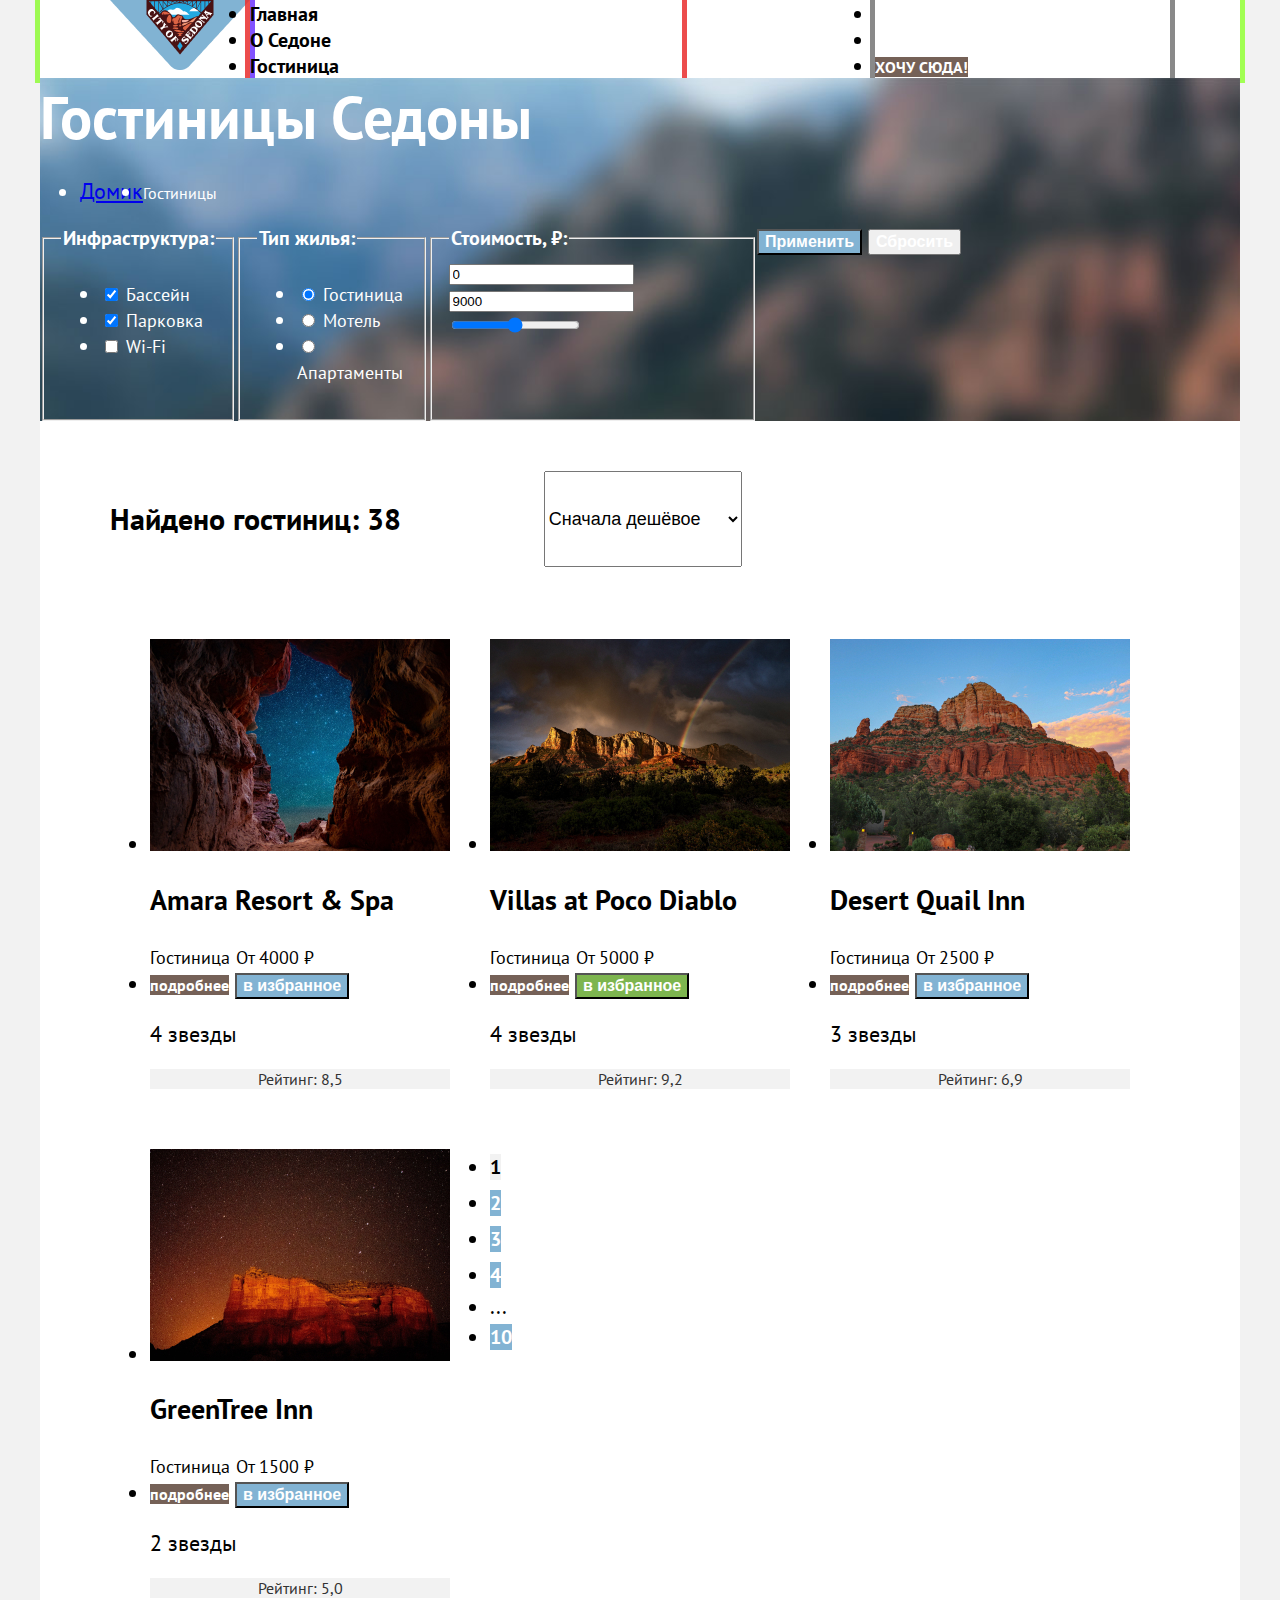
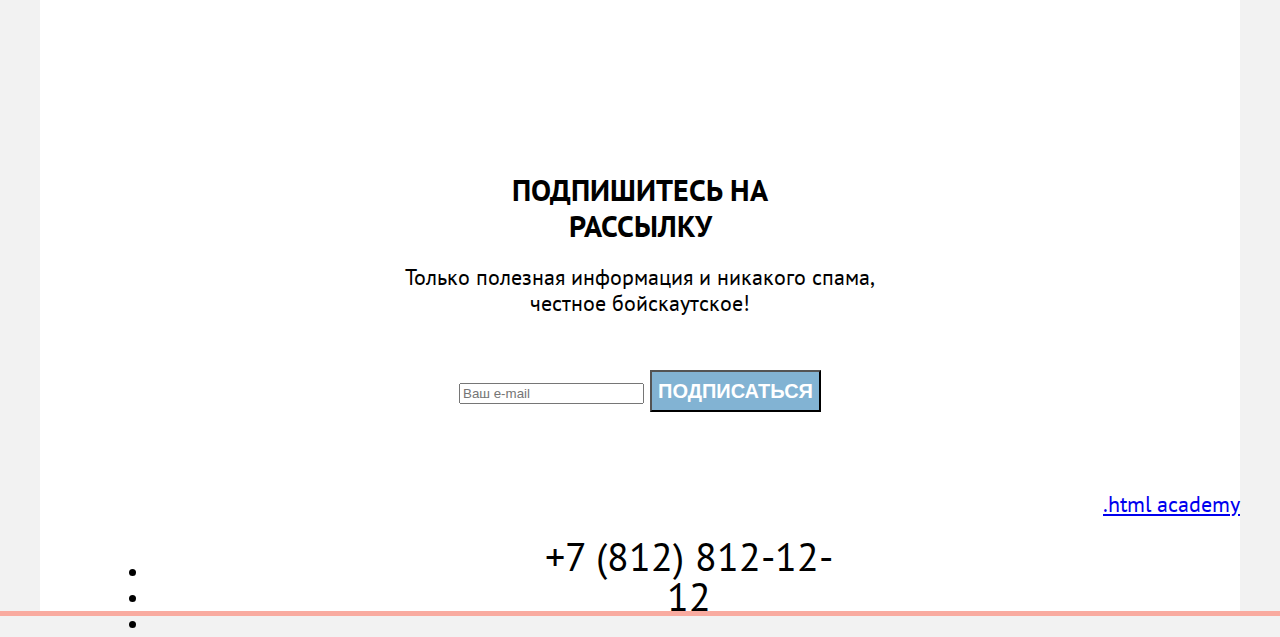
<file: 5/catalog.html>
<!DOCTYPE html>
<html lang="ru">
  <head>
    <meta charset="utf-8">
    <title>Каталог</title>
    <link rel="stylesheet" href="styles/styles.css">
    <base href="https://htmlacademy-htmlcss.github.io/2218579-sedona-35/5/">
</head>
  <body>
    <!--Шапка-->
    <header class="main-header">
      <nav class="main-navigation">
        <a class="main-header-logo" href="index.html">
          <img src="images/header/logo.png" width="140" height="70" class="logo" alt="логотип Седоны">
        </a>
  
        <ul class="navigation-list">
          <li class="navigation-item">
            <a class="navigation-link" href="index.html">Главная</a>
          </li>
          <li class="navigation-item">
            <a class="navigation-link" href="index.html">О Седоне</a>
          </li> 
          <li class="navigation-item">
            <a class="navigation-link navigation-list-current" href="catalog.html">Гостиница</a>
          </li>
        </ul>
          
        <ul class="navigation-list navigation-user">
          <li class="navigation-item">
            <a class="navigation-link" href="#">
              <span class="visually-hidden">
                Поиск
              </span>
            </a>
          </li>
          <li class="navigation-item">
            <a class="navigation-link" href="#">
              <span class="visually-hidden">
                Избранное
              </span>
            </a>
          </li>
          <li class="navigation-item">
            <a class="navigation-link-button" href="#">
              <span class="link-want">
                Хочу сюда!
              </span>
            </a>
          </li>
        </ul>
      </nav>
    </header>

    
    <main class="main-current main-container">
      <div class="page-container">
        <!--Хлебные крошки-->
        <section class="catalog-hotels-filter">
          <header class="inner-header">
            <h1 class="inner-header-title">Гостиницы Седоны</h1>
            <ul class="breadcrumb">
              <li class="breadcrumb-item">
                <a class="breadcrumb-item-icon" href="index.html">Домик</a>
              </li>
              <li class="breadcrumb-item">
                <a class="breadcrumbs-link">Гостиницы</a>
              </li>
            </ul>
          </header>
  
          <!--Фильтр гостинец-->
          <form class="catalog-filter" action="https://echo.htmlacademy.ru/" method="get">
            <h2 class="visually-hidden">Список отелей с фильтрами</h2>
            <fieldset class="catalog-filter-group">
              <legend class="catalog-filter-title">Инфраструктура:</legend>
              <ul class="catalog-filter-list">
                <li class="catalog-filter-item">
                  <label class="control">
                    <input class="control-input" type="checkbox" name="swimming-pool" checked>
                    Бассейн
                  </label>
                </li>
                <li class="catalog-filter-item">
                  <label class="control">
                    <input class="control-input" type="checkbox" name="parking" checked>
                    Парковка
                  </label>
                </li>
                <li class="catalog-filter-item">
                  <label class="control">
                    <input class="control-input" type="checkbox" name="wi-fi">
                    Wi-Fi
                  </label>
                </li>
              </ul>
            </fieldset>
  
            <fieldset class="catalog-filter-group">
              <legend class="catalog-filter-title">Тип жилья:</legend>
              <ul class="catalog-filter-list">
                <li class="catalog-filter-item">
                  <label class="control">
                    <input class="control-input" type="radio" name="type-housing" value="hotel" checked>
                    Гостиница
                  </label>
                </li>
                <li class="catalog-filter-item">
                  <label class="control">
                    <input class="control-input" type="radio" name="type-housing" value="motel">
                    Мотель
                  </label>
                </li>
                <li class="catalog-filter-item">
                  <label class="control">
                    <input class="control-input" type="radio" name="type-housing" value="apartments">
                    Апартаменты
                  </label>
                </li>
              </ul>
            </fieldset>
  
            <fieldset class="catalog-filter-group catalog-сost">
              <legend class="catalog-filter-title">Стоимость, ₽:</legend>
              <label class="catalog-filter-label>">
                <input class="input-catalog-filter-number" type="number" min="0" value="0"> 
              </label>
              <label class="catalog-filter-label">   
                <input class="input-catalog-filter-number" type="number" value="9000">
              </label>
              <label class="catalog-filter-label">
                <input class="input-catalog-filter" type="range">
              </label>  
            </fieldset>
  
            <!--Кнопки-->
            <div class="container-button">
              <button class="button-apply" type="submit">Применить</button>
              <button class="button-reset" type="submit">Сбросить</button>  
            </div> 
          </form>
        </section>
  
        <!--Каталог гостинец-->
        <section class="catalog-hotels">
          <h2 class="visually-hidden">Каталог гостиниц</h2>
          <p class="number-hotels">Найдено гостиниц: 38</p>
          <select class="select-control" aria-label="Сортировка">
            <option class="cheap">Сначала дешёвое</option>
            <option class="popular">Сначала популярное</option>
            <option class="expensive">Сначала дорогое</option>
          </select>
  
          <a class="button-table" href="#">
            <span class="visually-hidden">Показать в виде таблицы</span>
          </a>
          <a class="button-slideshow" href="#">
            <span class="visually-hidden">Показать в виде шлайд-шоу</span>
          </a>
          <a class="button-list" href="#">
            <span class="visually-hidden">Показать в виде листа</span>
          </a>
        </section>
  
        <!--Карточки гостинец-->
        <section class="card">
          <ul class="hotel-list">
            <li class="hotel-card">
              <a class="hotel-card-link" href="catalog.html">
                <img class="hotel-card-image" src="images/catalog-page/hotels/amara-resort-spa.jpg" width="300" height="212" alt="Amara Resort & Spa">
                <h3 class="hotel-card-title">Amara Resort & Spa</h3>
              </a>
              <span class="hotel-card-text">Гостиница</span>
              <span class="hotel-card-text-value">От 4000 ₽</span>
            </li>
            <li class="hotel-list">
              <a class="hotel-card-button" href="catalog.html">подробнее</a>
              <button class="hotel-card-button-add" type="button">в избранное</button>
              <p class="hotel-card-star">4 звезды</p>
              <p class="hotel-top-card">Рейтинг: 8,5</p>
            </li>  
          </ul>
          <ul class="hotel-list">
            <li class="hotel-card">
              <a class="hotel-card-link" href="catalog.html">
                <img class="hotel-card-image" src="images/catalog-page/hotels/villas-at-poco-diablo.jpg" width="300" height="212" alt="Villas at Poco Diablo">
                <h3 class="hotel-card-title">Villas at Poco Diablo</h3>
              </a>
              <span class="hotel-card-text">Гостиница</span>
              <span class="hotel-card-text-value">От 5000 ₽</span>
            </li>
            <li class="hotel-card">
              <a class="hotel-card-button" href="catalog.html">подробнее</a>
              <button class="hotel-card-button-add hotel-chosen" type="button">в избранное</button>
              <p class="hotel-card-star">4 звезды</p>
              <p class="hotel-top-card">Рейтинг: 9,2</p>
            </li>  
          </ul>
          <ul class="hotel-list">
            <li class="hotel-card">
              <a class="hotel-card-link" href="catalog.html">
                <img class="hotel-card-image" src="images/catalog-page/hotels/desert-quail-inn.jpg" width="300" height="212" alt="Desert Quail Inn">
                <h3 class="hotel-card-title">Desert Quail Inn</h3>
              </a>
              <span class="hotel-card-text">Гостиница</span>
              <span class="hotel-card-text-value">От 2500 ₽</span>
            </li>
            <li class="hotel-card">
              <a class="hotel-card-button" href="catalog.html">подробнее</a>
              <button class="hotel-card-button-add" type="button">в избранное</button>
              <p class="hotel-card-star">3 звезды</p>
              <p class="hotel-top-card">Рейтинг: 6,9</p>
            </li>  
          </ul>
          <ul class="hotel-list">
            <li class="hotel-card">
              <a class="hotel-card-link" href="catalog.html">
                <img class="hotel-card-image" src="images/catalog-page/hotels/greentree-inn.jpg" width="300" height="212" alt="GreenTree Inn">
                <h3 class="hotel-card-title">GreenTree Inn</h3>
              </a>
              <span class="hotel-card-text">Гостиница</span>
              <span class="hotel-card-text-value">От 1500 ₽</span>
            </li>
            <li class="hotel-list">
              <a class="hotel-card-button" href="catalog.html">подробнее</a>
              <button class="hotel-card-button-add" type="button">в избранное</button>
              <p class="hotel-card-star">2 звезды</p>
              <p class="hotel-top-card">Рейтинг: 5,0</p>
            </li>  
          </ul>
  
          <!--Пагинация-->
          <ul class="card-pagination">
            <li class="pagination-item">
              <a class="pagination-link pagination-choose">1</a>
            </li>
            <li class="pagination-item">
              <a class="pagination-link" href="#">2</a>
            </li>
            <li class="pagination-item">
              <a class="pagination-link" href="#">3</a>
            </li>
            <li class="pagination-item">
              <a class="pagination-link" href="#">4</a>
            </li>
            <li class="pagination-item">
              <a class="pagination-link pagination-other" href="#">...</a>
            </li>
            <li class="pagination-item">
              <a class="pagination-link">10</a>
            </li>
          </ul>
        </section>

        <!-- Рассылка -->
        <section class="newsletter newsletter-catalog">
          <h2 class="newsletter-title">Подпишитесь на рассылку</h2>
          <p class="newsletter-text">Только полезная информация и никакого спама, честное бойскаутское!</p>
          <form class="newsletter-form" action="https://echo.htmlacademy.ru/" method="post">
            <label class="newsletter-label">
              <input class="field" placeholder="Ваш e-mail" type="email" name="newsletter-email">
            </label>  
            <button class="newsletter-button" type="submit">Подписаться</button>
          </form>
        </section>
      </div>
    </main>
    
    <!-- Подвал -->
    <footer class="main-footer">
      <section class="footer-social">
        <h2 class="visually-hidden">Нас можно найти</h2>
        <ul class="footer-social-list">
          <li class="footer-social-item">
            <a class="button-vkontakte">
              <span class="visually-hidden">ВКонтакте</span>
            </a>
          </li>
          <li class="footer-social-item">
            <a class="button-telegram">
              <span class="visually-hidden">Телеграм</span>
            </a>
          </li>
          <li class="footer-social-item">
            <a class="button-youtube">
              <span class="visually-hidden">Ютуб</span>
            </a>
          </li>
        </ul>
      </section>

      <section class="footer-contact">
        <h2 class="visually-hidden">Номер телефона</h2>
        <a class="footer-contact-number" href="tel:+78128121212">+7 (812) 812-12-12</a>
      </section>

      <section class="logo-html-academy">
        <h2 class="visually-hidden">Логотип html academy</h2>
        <a class="logo-html-academy-link" href="https://htmlacademy.ru/">.html academy</a>
      </section>
    </footer>
  </body>
</html>
</file>
<file: styles/styles.css>
@font-face {
  font-family: "PT Sans";
  font-style: normal;
  font-weight: 400;
  src: url("../fonts/ptsans-400.woff2") format("woff2");
  font-display: swap;
}

@font-face {
  font-family: "PT Sans";
  font-style: normal;
  font-weight: 700;
  src: url("../fonts/ptsans-700.woff2") format("woff2");
  font-display: swap;
}

html {
  height: 100%;
}

body {
  font-family: "PT Sans", sans-serif;
  font-size: 22px;
  font-weight: 400;
  line-height: 26px;
  background-color: #f2f2f2;
  color: #000000;
  display: flex;
  flex-direction: column;
  margin: 0;
  min-height: 100%;
}

.main-container {
  flex-grow: 1;
}

.page-container {
  margin: 0 auto;
  width: 1200px;
}

.visually-hidden {
  position: absolute;
  width: 1px;
  height: 1px;
  margin: -1px;
  border: 0;
  padding: 0;
  white-space: nowrap;
  clip-path: inset(100%);
  clip: rect(0, 0, 0, 0);
  overflow: hidden;
}

/*Кнопки*/
.newsletter-button {
  font-family: "PT Sans", sans-serif;
  font-size: 20px;
  line-height: 36px;
  color: #ffffff;
  background-color: #82b3d3;
  font-weight: 700;
  text-align: center;
  text-transform: uppercase;
  border: none;
  border-radius: 0 4px 4px 0;
  padding: 8px 50px;
  cursor: pointer;
  min-width: 232px;
}

.newsletter-button:hover {
  background-color: #68a2ca;
}

.newsletter-button:focus-visible {
  background-color: #68a2ca;
}

.newsletter-button:active {
  background-color: #82b3d3;
  color: rgba(255, 255, 255, 0.3);
}

.newsletter-button:disabled {
  background-color: #e5e5e5;
}

.button-apply {
  font-size: 16px;
  line-height: 20px;
  color: #ffffff;
  background-color: #82b3d3;
  font-weight: 700;
  text-align: center;
  border: none;
  border-radius: 4px;
  padding: 8px 50px;
  margin-bottom: 32px;
  cursor: pointer;
  min-width: 191px;
}

.button-apply:hover {
  background-color: #68a2ca;
}

.button-apply:focus-visible {
  background-color: #68a2ca;
}

.button-apply:active {
  background-color: #82b3d3;
  color: rgba(255, 255, 255, 0.3);
}

.button-apply:disabled {
  background-color: #e5e5e5;
}

.button-reset {
  font-size: 16px;
  line-height: 20px;
  color: #ffffff;
  font-weight: 700;
  text-align: center;
  border: none;
  background-color: transparent;
  padding: 8px 57px;
  cursor: pointer;
  min-width: 191px;
}

.button-reset:hover {
  opacity: 0.5;
}

.button-reset:focus-visible {
  color: #ffffff;
}

.button-reset:active {
  background-color: #82b3d3;
  color: rgba(255, 255, 255, 0.3);
}

.button-reset:disabled {
  opacity: 0.1;
}

.hotel-card-button-add {
  font-family: "PT Sans", sans-serif;
  font-size: 16px;
  line-height: 20px;
  color: #ffffff;
  background-color: #82b3d3;
  font-weight: 700;
  text-align: center;
  border-radius: 4px;
  border: none;
  text-transform: uppercase;
}

.hotel-card-button-add:hover {
  background-color: #68a2ca;
}

.hotel-card-button-add:focus-visible {
  background-color: #68a2ca;
}

.hotel-card-button-add:active {
  background-color: #82b3d3;
  color: rgba(255, 255, 255, 0.3);
}

.hotel-card-button-add:disabled {
  background-color: #e5e5e5;
}

/*<Шапка*/
.main-header {
  background-color: #ffffff;
  width: 1200px;
  margin: 0 auto;
}

.main-header-logo {
  margin: 0 30px 0 70px;
  position: absolute;
  z-index: 1;
}

.main-navigation {
  width: 1200px;
  display: flex;
}

.navigation-list {
  min-width: 432px;
  margin: 0 0 0 238px;
  padding: 0;
  list-style-type: none;
  display: flex;
  flex-wrap: wrap;
  align-items: center;
}

.navigation-list .navigation-user {
  min-width: 44px;
  min-height: 64px;
}

.navigation-user {
  min-width: 295px;
  margin-left: auto;
  margin-right: 70px;
  justify-content: flex-end;
}

.navigation-user .navigation-item:nth-child(1) {
  background-image: url("../images/header/search.svg");
  background-repeat: no-repeat;
  background-position: center;
}

.navigation-user .navigation-item:nth-child(2) {
  background-image: url("../images/header/add-to-favorites.svg");
  background-repeat: no-repeat;
  background-position: center;
}

.notification-badge {
  position: absolute;
  top: 11px;
  right: 3px;
  display: flex;
  align-items: center;
  justify-content: center;
  width: 20px;
  height: 20px;
  font-size: 10px;
  line-height: 10px;
  color: #ffffff;
  background-color: #7db54f;
  border-radius: 50%;
}

.navigation-link {
  font-size: 20px;
  line-height: 24px;
  color: #000000;
  font-weight: 700;
  text-align: center;
  text-decoration: none;
  text-transform: capitalize;
  padding: 20px 16px;
  display: block;
  position: relative;
}

.navigation-link-user {
  padding: 32px 21px;
}

.navigation-link:hover {
  outline: 2px solid #000000;
}

.navigation-link:focus-visible {
  outline: 2px solid #000000;
}

.navigation-link:active {
  outline: 2px solid #000000;
}

.navigation-current::before {
  height: 2px;
  background-color: #756257;
  width: calc(100% - 30px);
  content: "";
  position: absolute;
  top: 63px;
  z-index: 1;
}

.navigation-link-button {
  font-size: 16px;
  line-height: 20px;
  color: #ffffff;
  background-color: #756157;
  font-weight: 700;
  text-align: center;
  text-decoration: none;
  text-transform: uppercase;
  display: block;
  padding: 8px 34px;
  margin-left: 20px;
  border-radius: 4px;
  min-width: 160px;
  box-sizing: border-box;
}

.navigation-link-button:hover {
  background-color: #615048;
}

.navigation-link-button:focus-visible {
  background-color: #615048;
}

.navigation-link-button:active {
  background-color: #756157;
  color: rgba(255, 255, 255, 0.3);
}

/*Добро пожаловать в Седону*/
.welcom-sedona {
  background-image: url("../images/background-сanyon.jpg");
  background-color: #82b3d3;
  background-repeat: no-repeat;
  text-align: center;
  position: relative;
  padding: 51px 0 81px;
  background-size: cover;
  background-position: center;
}

.welcom-sedona::after {
  content: "";
  background-image: url("../images/white-background.svg");
  position: absolute;
  width: 1200px;
  height: 57px;
  left: 0;
  top: 432px;
}

/*Описание Седоны*/
.description-sedona {
  background-color: #ffffff;
  padding: 65px 274px 90px;
}

.sedona {
  font-size: 30px;
  line-height: 36px;
  font-weight: 700;
  text-align: center;
  text-transform: uppercase;
  margin: 0 0 25px 0;
}

.sedona-text {
  text-align: center;
  margin: 0;
}

/*Преимущества*/
.advantages {
  font-size: 18px;
  line-height: 21px;
  background-color: rgba(131, 179, 211, 0.12);
  text-align: center;
}

.advantages-list {
  padding: 0;
  margin: 0;
  display: flex;
  flex-wrap: wrap;
}

.advantages-item {
  width: 400px;
  min-height: 384px;
  list-style-type: none;
  display: flex;
  justify-content: center;
  align-items: center;
}

.advantages-title {
  font-size: 24px;
  line-height: 28px;
  font-weight: 700;
  text-transform: uppercase;
  margin: 0;
  padding-bottom: 30px;
  position: relative;
}

.advantages-title::before {
  position: absolute;
  height: 2px;
  width: 60px;
  background-color: rgba(0, 0, 0, 0.3);
  content: "";
  left: 85px;
  bottom: 0;
  right: 85px;
}

.title-town::before {
  background-color: rgba(255, 255, 255, 0.3);
}

.title-bridge::before {
  background-color: rgba(255, 255, 255, 0.3);
}

.title-icon {
  font-size: 24px;
  line-height: 28px;
  font-weight: 700;
  text-transform: uppercase;
  margin: 0;
  padding: 102px 0 0;
  position: relative;
}

.title-home::before {
  content: "";
  background-image: url("../images/advantages/icon-home.svg");
  background-repeat: no-repeat;
  background-position: center;
  position: absolute;
  top: 0;
  width: 75px;
  height: 72px;
  right: 78px;
}

.title-food::before {
  content: "";
  background-image: url("../images/advantages/icon-food.svg");
  background-repeat: no-repeat;
  position: absolute;
  top: 0;
  width: 74px;
  height: 70px;
  right: 78px;
}

.title-souvenir::before {
  content: "";
  background-image: url("../images/advantages/icon-souvenir.svg");
  background-repeat: no-repeat;
  position: absolute;
  top: 0;
  width: 64px;
  height: 76px;
  right: 83px;
}

.advantages-description {
  margin: 0;
  padding-top: 30px;
}

.advantages-item-town {
  color: #ffffff;
  background-color: #82b3d3;
  width: 400px;
  min-height: 384px;
  list-style-type: none;
  display: flex;
  justify-content: center;
  align-items: center;
}

.advantages-container {
  width: 230px;
  padding: 92px 0 111px 0;
}

.advantages-container-icon {
  width: 230px;
  padding: 80px 0 81px 0;
}

.advantages-item-picture {
  list-style-type: none;
  display: block;
  height: 384px;
  background-color: #82b3d3;
}

.advantages-item-road {
  background-color: rgba(131, 179, 211, 0.2);
  width: 400px;
  min-height: 384px;
  list-style-type: none;
  display: flex;
  justify-content: center;
  align-items: center;
}

.advantages-item-bridge {
  color: #ffffff;
  background-color: #82b3d3;
  width: 400px;
  min-height: 384px;
  list-style-type: none;
  display: flex;
  justify-content: center;
  align-items: center;
}

.advantages-item-food {
  background-color: #ffffff;
  width: 400px;
  min-height: 384px;
  list-style-type: none;
  display: flex;
  justify-content: center;
  align-items: center;
}

.advantages-title .title-home::before {
  content: "";
  background-image: url("../images/advantages/icon-home.svg");
  position: absolute;
}

/*Поиск гостиницы в Седоне*/
.interest {
  text-align: center;
  background-color: #ffffff;
  margin: 0;
  padding: 96px 304px;
}

.interest-title {
  font-size: 30px;
  line-height: 36px;
  font-weight: 700;
  text-transform: uppercase;
  padding: 0;
  margin: 0 0 20px;
}

.interest-description {
  padding: 0;
  color: #333333;
  margin: 0 0 54px;
}

.interest-button {
  font-size: 20px;
  line-height: 36px;
  font-weight: 700;
  color: #ffffff;
  background-color: #756157;
  text-decoration: none;
  text-transform: uppercase;
  padding: 8px 50px;
  border-radius: 4px;
  display: block;
  width: 276px;
  margin: 0 109px;
}

.interest-button:hover {
  background-color: #615048;
}

.interest-button:focus-visible {
  background-color: #615048;
}

.interest-button:active {
  background-color: #756157;
  color: rgba(255, 255, 255, 0.3);
}

/*Рассылка*/
.newsletter {
  color: #ffffff;
  background-image: url("../images/background-newsletter.jpg");
  width: 1200px;
  text-align: center;
  background-repeat: no-repeat;
  background-size: cover;
  background-color: #82b3d3;
}

.newsletter-title {
  font-size: 30px;
  line-height: 36px;
  font-weight: 700;
  text-transform: uppercase;
  text-align: center;
  margin: 0;
  padding: 98px 398px 20px;
}

.newsletter-text {
  margin: 0;
  padding: 0 363px 54px;
}

.newsletter-form {
  padding: 0 258px 104px;
  display: flex;
  justify-content: center;
}

.field {
  font-family: "PT Sans", sans-serif;
  font-size: 18px;
  line-height: 24px;
  border: none;
  padding: 14px 20px;
  width: 452px;
  border-radius: 4px 0 0 4px;
  background-color: #f2f2f2;
  box-sizing: border-box;
}

.field:hover {
  background-color: #e6e6e6;
}

.field:focus-visible {
  outline: 2px solid #68a2ca;
}

.field:active {
  background-color: #f2f2f2;
  outline: 2px solid #68a2ca;
}

.field:disabled {
  background-color: #e5e5e5;
}

/*Подвал*/
.main-footer {
  background-color: #ffffff;
  width: 1200px;
  display: flex;
  margin: 0 auto;
  justify-content: space-between;
  padding: 47px 70px 30px;
  box-sizing: border-box;
}

.footer-social {
  width: 164px;
  height: 40px;
}

.footer-social-list {
  display: flex;
  list-style-type: none;
  min-width: 200px;
  min-height: 40px;
  margin: 0;
  padding: 0;
  flex-wrap: wrap;
}

.footer-social-item {
  width: 48px;
  height: 40px;
}

.footer-social-link {
  position: relative;
  padding: 4px 21px;
}

.footer-social-link:focus-visible {
  outline: 2px solid #000000;
}

.vkontakte-icon {
  position: absolute;
  color: #83b3d3;
  padding: 12px 13px;
  top: 0;
  left: 0;
}

.telegram-icon {
  position: absolute;
  color: #83b3d3;
  padding: 12px 13px;
  top: -1px;
  left: 1px;
}

.youtube-icon {
  position: absolute;
  color: #83b3d3;
  padding: 12px 13px;
  top: -1px;
  left: 0;
}

.vkontakte-icon:hover {
  color: #68a2ca;
}

.vkontakte-icon:active {
  color: rgba(104, 162, 202, 0.3);
}

.telegram-icon:hover {
  color: #68a2ca;
}

.telegram-icon:active {
  color: rgba(104, 162, 202, 0.3);
}

.youtube-icon:hover {
  color: #68a2ca;
}

.youtube-icon:active {
  color: rgba(104, 162, 202, 0.3);
}

/*Номер телефона*/
.footer-contact {
  text-align: center;
  display: flex;
}

.footer-contact-number {
  font-size: 40px;
  line-height: 40px;
  color: #000000;
  text-decoration: none;
  width: 331px;
  padding-right: 19px;
}

.footer-contact-number:hover {
  color: #756157;
}

.footer-contact-number:focus-visible {
  color: #756157;
}

.footer-contact-number:active {
  color: rgba(117, 97, 87, 0.3);
}

/*Логотип HTML Academy*/
.html-academy-icon {
  color: #000000;
}

.html-academy-icon:hover {
  color: #756157;
}

.html-academy-icon:focus-visible {
  color: #756157;
}

.html-academy-icon:active {
  color: rgba(117, 97, 87, 0.3);
}

/*Модальное окно*/
.modal-container {
  position: fixed;
  top: 0;
  left: 0;
  display: flex;
  width: 100%;
  height: 100%;
  background-color: rgba(242, 242, 242, 0.8);
  z-index: 2;
}

.modal-container-close {
  display: none;
}

.modal {
  position: relative;
  margin: auto;
  padding: 64px 70px;
  background-color: #ffffff;
  border-radius: 30px;
}

.modal-auth {
  width: 717px;
  box-sizing: border-box;
}

.modal-close-button {
  position: absolute;
  padding: 0;
  right: 50px;
  width: 56px;
  height: 44px;
  background-color: #f2f2f2;
  border: none;
  background-image: url("../images/modal-window/сross.svg");
  background-repeat: no-repeat;
  background-position: center;
  cursor: pointer;
  border-radius: 50%;
}

.modal-close-button:hover {
  background-color: #e6e6e6;
}

.modal-close-button:focus-visible {
  outline: 3px solid #83b3d3;
}

.modal-close-button:active {
  opacity: 0.3;
}

.modal-title {
  font-weight: 700;
  font-size: 30px;
  line-height: 36px;
  margin: 0;
  margin-bottom: 64px;
  text-transform: uppercase;
}

.date {
  display: grid;
  grid-template-columns: 137px 440px;
  align-items: center;
  position: relative;
}

.date::before {
  background-image: url("../images/modal-window/сalendar.svg");
  background-repeat: no-repeat;
  width: 20px;
  height: 17px;
  position: absolute;
  content: "";
  right: 16px;
  top: 13px;
}

.text-date {
  font-weight: 700;
  font-size: 20px;
  line-height: 24px;
  text-transform: capitalize;
}

.departure-date {
  font-family: "PT Sans", sans-serif;
  font-weight: 700;
  font-size: 18px;
  line-height: 24px;
  padding: 12px 40px 12px 20px;
  border-radius: 4px;
  background-color: #f2f2f2;
  border: none;
}

.departure-date:hover {
  background-color: #e6e6e6;
}

.departure-date:focus-visible {
  background-color: #e6e6e6;
  outline: 3px solid #83b3d3;
}

.departure-date:active {
  outline: 2px solid #000000;
}

.text-error {
  font-size: 16px;
  line-height: 21px;
  color: #ff5757;
  grid-column: 2 / 3;
  margin: 0 0 23px 0;
  padding: 4px 0 0 20px;
}

.text-free {
  font-size: 16px;
  line-height: 21px;
  color: #333333;
  grid-column: 2 / 3;
  margin: 0 0 23px 0;
  padding: 4px 0 0 20px;
}

.container-people {
  display: flex;
  justify-content: space-between;
}

.wrapper-people {
  display: flex;
  width: 247px;
  justify-content: space-between;
  align-items: center;
}

.box-number {
  display: grid;
  grid-template-columns: 40px 31px 40px;
  position: relative;
}

.minus-button {
  width: 20px;
  height: 20px;
  border: none;
  padding: 0;
  border-radius: 4px;
  background-image: url("../images/modal-window/minus.svg");
  background-repeat: no-repeat;
  background-position: center;
  top: 14px;
  left: 13px;
  position: absolute;
  opacity: 0.3;
  cursor: pointer;
}

.minus-button:hover {
  opacity: 1;
}

.minus-button:focus-visible {
  outline: 3px solid #82b3d3;
  opacity: 1;
}

.minus-button:active {
  opacity: 0.2;
}

.plus-button {
  width: 20px;
  height: 20px;
  border: none;
  padding: 0;
  border-radius: 4px;
  background-image: url("../images/modal-window/plus.svg");
  background-repeat: no-repeat;
  background-position: center;
  top: 14px;
  left: 82px;
  position: absolute;
  opacity: 0.3;
  cursor: pointer;
}

.plus-button:hover {
  opacity: 1;
}

.plus-button:focus-visible {
  outline: 3px solid #82b3d3;
  opacity: 1;
}

.plus-button:active {
  opacity: 0.2;
}

.people {
  font-family: "PT Sans", sans-serif;
  font-weight: 700;
  font-size: 20px;
  line-height: 24px;
  padding: 4px;
}

.tooltip {
  display: flex;
  justify-content: center;
  flex-shrink: 0;
  padding: 0;
  width: 26px;
  height: 26px;
  color: #ffffff;
  background-color: #83b3d3;
  border-radius: 50%;
  align-items: center;
  border: none;
  margin-right: 35px;
}

.tooltip:hover .tooltip-icon {
  color: #000000;
}

.tooltip-wrapper {
  position: relative;
}

.tooltip-icon {
  display: block;
}

.tooltip-text {
  position: absolute;
  z-index: 3;
  display: none;
  left: 349px;
  bottom: 26px;
  margin: 0;
  padding: 20px 22px 24px;
  width: 256px;
  font-size: 16px;
  line-height: 20px;
  border-radius: 10px;
  color: #ffffff;
  background-color: #333333;
  box-shadow: 0 15px 30px rgb(0 0 0 / 30%);
  box-sizing: border-box;
}

.tooltip-text::before {
  position: absolute;
  content: "";
  top: -6px;
  left: 50%;
  width: 13px;
  height: 13px;
  background-color: #333333;
  transform: translateX(-50%) rotate(45deg);
}

.tooltip:hover + .tooltip-text,
.tooltip:focus + .tooltip-text {
  display: block;
}

.field-number::-webkit-outer-spin-button,
.field-number::-webkit-inner-spin-button {
  appearance: none;
}

.field-number {
  width: 110px;
  height: 48px;
  box-sizing: border-box;
  text-align: center;
  border: none;
  padding: 0;
  border-radius: 4px;
  background-color: #f2f2f2;
}

.find-button {
  font-family: "PT Sans", sans-serif;
  font-weight: 700;
  font-size: 20px;
  line-height: 24px;
  border-radius: 10px;
  border: none;
  width: 577px;
  text-align: center;
  min-height: 60px;
  color: #ffffff;
  background-color: #82b3d3;
  margin-top: 48px;
  text-transform: uppercase;
  cursor: pointer;
  padding: 10px;
}

.find-button:hover {
  background-color: #68a2ca;
}

.find-button:focus-visible {
  background-color: #68a2ca;
}

.find-button:active {
  background-color: #68a2ca;
  opacity: 0.3;
}

/*Каталог*/
.main-current {
  background-color: #ffffff;
  width: 1200px;
  margin: 0 auto;
}

/*Шапка*/
.navigation-link-current::before {
  height: 2px;
  background-color: #756257;
  content: "";
  position: absolute;
  top: 63px;
  z-index: 1;
  width: calc(100% - 32px);
}

.return-logo:hover {
  outline: 2px solid #000000;
}

.return-logo:focus-visible {
  outline: 2px solid #000000;
}

.return-logo:active {
  outline: 2px solid #000000;
}

/*Хлебные крошки*/
.catalog-hotels-filter {
  background-image: url("../images/catalog-page/background-filter.png");
  color: #ffffff;
  background-size: cover;
  background-repeat: no-repeat;
  padding: 35px 70px 70px;
  background-color: #82b3d3;
}

.inner-header {
  padding-bottom: 40px;
}

.inner-header-title {
  font-size: 60px;
  line-height: 78px;
  font-weight: 700;
  margin: 0;
  padding-bottom: 8px;
  display: flex;
  width: 100%;
  flex-wrap: wrap;
}

.breadcrumb {
  display: flex;
  min-width: 114px;
  flex-wrap: wrap;
  align-items: center;
  padding: 0;
  list-style-type: none;
  margin: 0;
}

.breadcrumb-link {
  font-size: 16px;
  line-height: 21px;
  font-weight: 400;
  display: block;
  background-image: url("../images/catalog-page/breadcrumb/icon-breadcrumb-arrow.svg");
  background-repeat: no-repeat;
  padding-left: 21px;
  background-size: 7px 19px;
  background-position: center left 4px;
  position: relative;
}

.breadcrumb-link-hotels:hover {
  color: rgba(255, 255, 255, 0.6);
}

.breadcrumb-link-hotels:focus-visible {
  color: #ffffff;
}

.breadcrumb-link-hotels:active {
  color: rgba(255, 255, 255, 0.3);
}

.breadcrumb-icon {
  position: absolute;
  top: 0;
  bottom: 0;
  right: 6px;
  left: 0;
  margin: auto;
  color: #ffffff;
}

.breadcrumb-icon:hover {
  color: rgba(255, 255, 255, 0.6);
}

.breadcrumb-icon:focus-visible {
  color: #ffffff;
}

.breadcrumb-icon:active {
  color: rgba(255, 255, 255, 0.3);
}

/*Фильтр гостиниц*/
.catalog-filter {
  display: flex;
}

.catalog-filter-group {
  margin: 0;
  padding: 0 70px 0 0;
  border: none;
  width: 151px;
}

.range-wrapper-inputs {
  display: flex;
  position: relative;
  margin-bottom: 44px;
}

.range-left-label {
  position: absolute;
  right: 160px;
  top: 8px;
  padding: 0;
  color: #000000;
  opacity: 0.3;
}

.range-right-label {
  position: absolute;
  right: 18px;
  top: 8px;
  padding: 0;
  color: #000000;
  opacity: 0.3;
}

.range-input {
  width: 143px;
  font-family: "PT Sans", sans-serif;
  font-size: 18px;
  line-height: 24px;
  font-weight: 700;
  border: none;
  box-sizing: border-box;
  padding: 12px 20px;
  border-radius: 4px 0 0 4px;
  background-color: #f2f2f2;
}

.range-input:hover {
  background-color: #e6e6e6;
}

.range-input:focus-visible {
  outline: 3px solid #82b3d3;
}

.range-input:active {
  outline: 2px solid #000000;
}

.range-input-right {
  border-radius: 0 4px 4px 0;
  margin-left: 2px;
}

.range-input::-webkit-outer-spin-button,
.range-input::-webkit-inner-spin-button {
  appearance: none;
}

.range-scale {
  position: relative;
  height: 4px;
  background-color: rgba(255, 255, 255, 0.3);
}

.range-bar {
  position: absolute;
  height: 4px;
  background-color: #ffffff;
}

.range-toggle {
  position: absolute;
  width: 20px;
  height: 20px;
  background: #ffffff;
  border: none;
  border-radius: 5px;
  cursor: pointer;
}

.range-toggle:hover {
  opacity: 0.9;
}

.range-toggle:focus-visible {
  outline: 5px solid #83b3d3;
}

.range-toggle:active {
  opacity: 0.9;
  outline: 5px solid #83b3d3;
}

.toggle-min {
  top: -8px;
}

.toggle-max {
  top: -8px;
  right: -3px;
}

.catalog-filter-list {
  margin: 0;
  padding: 0;
  list-style-type: none;
}

.catalog-filter-item:not(:last-child) {
  padding-bottom: 16px;
}

.catalog-сost {
  width: 288px;
  padding-left: 70px;
}

.catalog-filter-title {
  font-size: 20px;
  line-height: 24px;
  font-weight: 700;
  padding-bottom: 32px;
  text-transform: capitalize;
}

.control {
  font-size: 18px;
  line-height: 23px;
  font-weight: 400;
  position: relative;
  display: block;
  padding-left: 36px;
  cursor: pointer;
}

.control-mark {
  position: absolute;
  width: 20px;
  height: 20px;
  border-radius: 4px;
  background-color: #ffffff;
  top: 2px;
  left: 0;
}

.control-input[type="checkbox"]:checked + .control-mark::before {
  position: absolute;
  top: 0;
  left: 0;
  width: 20px;
  height: 20px;
  content: "";
  background-image: url("../images/catalog-page/tick.svg");
  background-repeat: no-repeat;
  background-position: center;
}

.control:hover {
  opacity: 0.6;
}

.control-input:focus-visible + .control-mark {
  outline: 3px solid #83b3d3;
}

.control:active {
  opacity: 0.3;
}

.control-input:disabled + .control-mark {
  opacity: 0.6;
}

.control-input[type="radio"] + .control-mark {
  border-radius: 50%;
}

.control-input[type="radio"]:checked + .control-mark::before {
  position: absolute;
  top: 5px;
  left: 5px;
  width: 10px;
  height: 10px;
  content: "";
  background-color: #3f5e72;
  border-radius: 50%;
}

.container-button {
  display: flex;
  flex-direction: column;
  justify-content: end;
}

/*Каталог гостиниц*/
.catalog-hotels {
  display: flex;
  width: 1060px;
  padding: 50px 70px 42px;
  justify-content: space-between;
  align-items: center;
}

.number-hotels {
  font-size: 30px;
  line-height: 36px;
  font-weight: 700;
  margin: 0 144px 0 0;
  text-transform: uppercase;
}

.select-control {
  font-size: 18px;
  line-height: 21px;
  font-family: "PT Sans", sans-serif;
  padding: 14px 35px 14px 20px;
  border-radius: 4px;
  border-color: #e5e5e5;
  width: 292px;
  appearance: none;
  position: relative;
  background-image: url("../images/catalog-page/arrow.svg");
  background-repeat: no-repeat;
  background-position: right 20px center;
  margin-right: 10px;
}

.select-control:hover {
  outline: 2px solid #68a2ca;
}

.select-control:focus-visible {
  outline: 2px solid #68a2ca;
}

.select-control:active {
  outline: 2px solid #3f5e72;
}

.select-control:disabled {
  outline: 2px solid rgba(0, 0, 0, 0.3);
}

.container-form {
  display: flex;
  min-width: 160px;
  height: 48px;
  justify-content: space-between;
  gap: 8px;
  flex-wrap: wrap;
}

.button-table {
  color: #000000;
  text-decoration: none;
  width: 48px;
  height: 48px;
  border-radius: 2px;
  border: 2px solid #e5e5e5;
  background-image: url("../images/catalog-page/switch-button/switch-button-table.svg");
  background-repeat: no-repeat;
  background-position: center;
  box-sizing: border-box;
}

.button-table:hover {
  outline: 2px solid #000000;
  border: none;
}

.button-table:focus-visible {
  outline: 2px solid #68a2ca;
  border: none;
}

.button-table:active {
  outline: 2px solid #000000;
  border: none;
}

.button-slideshow {
  color: #000000;
  text-decoration: none;
  width: 48px;
  height: 48px;
  border-radius: 2px;
  border: 2px solid #e5e5e5;
  background-image: url("../images/catalog-page/switch-button/switch-button-slideshow.svg");
  background-repeat: no-repeat;
  background-position: center;
  box-sizing: border-box;
}

.button-slideshow:hover {
  outline: 2px solid #000000;
  border: none;
}

.button-slideshow:focus-visible {
  outline: 2px solid #68a2ca;
  border: none;
}

.button-slideshow:active {
  outline: 2px solid #000000;
  border: none;
}

.button-list {
  color: #000000;
  text-decoration: none;
  width: 48px;
  height: 48px;
  border-radius: 2px;
  border: 2px solid #e5e5e5;
  background-image: url("../images/catalog-page/switch-button/switch-button-list.svg");
  background-repeat: no-repeat;
  background-position: center;
  box-sizing: border-box;
}

.button-list:hover {
  outline: 2px solid #000000;
  border: none;
}

.button-list:focus-visible {
  outline: 2px solid #68a2ca;
  border: none;
}

.button-list:active {
  outline: 2px solid #000000;
  border: none;
}

/*Карточки гостиниц*/
.wrapper-card {
  display: grid;
  width: 1060px;
  padding: 0 70px 41px;
  grid-template-columns: repeat(3, 340px);
  gap: 20px;
}

.hotel-list {
  list-style-type: none;
  margin: 0;
  padding: 20px;
  border: 1px solid #e6e6e6;
}

.wrapper {
  display: grid;
  grid-template-columns: 140px 140px;
  gap: 16px 20px;
}

.hotel-card-title {
  margin: 0;
  padding: 12px 0;
  font-size: 24px;
  line-height: 28px;
  font-weight: 700;
}

.hotel-card-link {
  color: #000000;
  text-decoration: none;
}

.hotel-card-text {
  font-size: 18px;
  line-height: 21px;
}

.hotel-card-text-value {
  font-size: 18px;
  line-height: 21px;
  text-align: right;
}

.hotel-card-button {
  font-size: 16px;
  line-height: 20px;
  color: #ffffff;
  background-color: #756157;
  font-weight: 700;
  text-align: center;
  text-decoration: none;
  padding: 8px 26px;
  border-radius: 4px;
  text-transform: uppercase;
}

.hotel-card-button:hover {
  background-color: #615048;
}

.hotel-card-button:focus-visible {
  background-color: #615048;
}

.hotel-card-button:active {
  background-color: #756157;
  color: rgba(255, 255, 255, 0.3);
}

.hotel-chosen {
  background-color: #7db54f;
}

.hotel-chosen:hover {
  background-color: #6c9e42;
}

.hotel-chosen:focus-visible {
  background-color: #6c9e42;
}

.hotel-chosen:active {
  color: rgba(255, 255, 255, 0.3);
  background-color: #7db54f;
}

.hotel-rating {
  margin: 0;
  background-image: url("../images/catalog-page/star.svg");
  background-repeat: space;
}

.rating-star-4 {
  width: 75px;
  margin: 10px 0;
  padding: 6px;
}

.rating-star-3 {
  width: 55px;
  margin: 10px 0;
  padding: 6px;
}

.rating-star-2 {
  width: 30px;
  margin: 10px 0;
  padding: 6px;
}

.hotel-top-card {
  font-size: 16px;
  line-height: 20px;
  color: #333333;
  background-color: #f2f2f2;
  text-align: center;
  margin: 0;
  padding: 9px 22px 8px 23px;
  border-radius: 4px;
  grid-column: 2 / 3;
  text-transform: uppercase;
}

/*Пагинация*/
.card-pagination {
  width: 1060px;
  display: flex;
  list-style-type: none;
  padding: 39px 0;
  margin: 0 70px;
  flex-wrap: wrap;
  border-top: 1px solid #e6e6e6;
}

.pagination-item:not(:last-child) {
  margin-right: 8px;
}

.pagination-link {
  display: block;
  box-sizing: border-box;
  width: 60px;
  height: 60px;
  padding: 11px 0 13px;
  font-size: 20px;
  line-height: 36px;
  color: #ffffff;
  background-color: #82b3d3;
  font-weight: 700;
  text-decoration: none;
  text-align: center;
  border-radius: 4px;
  margin-top: 2px;
}

.pagination-link:hover {
  background-color: #68a2ca;
}

.pagination-link:focus-visible {
  background-color: #68a2ca;
}

.pagination-link:active {
  background-color: #82b3d3;
  color: rgba(255, 255, 255, 0.3);
}

.pagination-choose {
  color: #000000;
  background-color: #f2f2f2;
}

.pagination-choose:hover {
  background-color: #f2f2f2;
}

.pagination-choose:focus-visible {
  background-color: #f2f2f2;
}

.pagination-choose:active {
  background-color: #f2f2f2;
  color: #000000;
}

.pagination-dots {
  font-size: 22px;
  line-height: 26px;
  color: #000000;
  background-color: #ffffff;
  box-sizing: border-box;
  width: 60px;
  height: 60px;
  padding: 18px 0 0;
  text-decoration: none;
  text-align: center;
  margin: 0;
}

/*Рассылка*/
.newsletter-catalog {
  background-image: none;
  background-color: #ffffff;
  color: #000000;
  padding-top: 19px;
}
</file>
<file: 5/styles/styles.css>
@font-face {
  font-family: "PT Sans";
  font-style: normal;
  font-weight: 400;
  src: url("../fonts/ptsans-400.woff2") format("woff2");
  font-display: swap;
}

@font-face {
  font-family: "PT Sans";
  font-style: normal;
  font-weight: 700;
  src: url("../fonts/ptsans-700.woff2") format("woff2");
  font-display: swap;
}

html {
  height: 100%;
}

body {
  font-family: "PT Sans", sans-serif;
  font-size: 22px;
  font-weight: 400;
  line-height: 26px;
  background-color: #f2f2f2;
  color: #000000;
  display: flex;
  flex-direction: column;
  margin: 0;
  min-height: 100%;
  /*временно*/
  outline: 5px solid rgba(255, 99, 78, 0.5);
}

.main-container {
  flex-grow: 1;
}

.page-container {
  margin: 0 auto;
  width: 1200px;
}
 /*Временно*/
.visually-hidden {
  position: absolute;
  width: 1px;
  height: 1px;
  margin: -1px;
  border: 0;
  padding: 0;
  white-space: nowrap;
  clip-path: inset(100%);
  clip: rect(0, 0, 0, 0);
  overflow: hidden;
}

.newsletter-button {
  font-size: 20px;
  line-height: 36px;
  color: #ffffff;
  background-color: #82b3d3;
  font-weight: 700;
  text-align: center;
  text-transform: uppercase;
}

.button-apply {
  font-size: 16px;
  line-height: 20px;
  color: #ffffff;
  background-color: #82b3d3;
  font-weight: 700;
  text-align: center;
}

.button-reset {
  font-size: 16px;
  line-height: 20px;
  color: #ffffff;
  font-weight: 700;
  text-align: center;
}

.hotel-card-button-add {
  font-size: 16px;
  line-height: 20px;
  color: #ffffff;
  background-color: #82b3d3;
  font-weight: 700;
  text-align: center;
}

/*<Шапка*/
.main-header{
  background-color: #ffffff;
  width: 1200px;
  margin: 0 auto;

}

.main-header-logo {
  padding-left: 70px;
   /*временно*/
   outline: 5px solid rgba(125, 78, 255, 0.973);
}

.main-navigation {
  width: 1200px;
  display: flex;
  /*временно*/
  outline: 5px solid rgba(158, 255, 78, 0.973);
}

.navigation-list {
  width: 432px;
  margin: 0;
  padding: 0;
  /*временно*/
  outline: 5px solid rgba(233, 47, 47, 0.863);
}

.navigation-user {
  max-width: 295px;
  margin-left: auto;
  margin-right: 70px;
  /*временно*/
  outline: 5px solid rgba(20, 20, 20, 0.5);
}

.navigation-link {
  font-size: 20px;
  line-height: 24px;
  color: #000000;
  font-weight: 700;
  text-align: center;
  text-decoration: none;
  text-transform: capitalize;
}

.navigation-link-button {
  font-size: 16px;
  line-height: 20px;
  color: #ffffff;
  background-color: #756157;
  font-weight: 700;
  text-align: center;
  text-decoration: none;
  text-transform: uppercase;
}

/*Добро пожаловать в Седону*/
.welcom-sedona {
  background-image: url("../images/background-сanyon.jpg");
  width: 1200px;
  height: 485px;
  background-color: 	#808080;
  background-repeat: no-repeat;
  text-align: center;
  position: relative;
  margin: 0 auto;
}
  
.welcom-sedona::after {
  content: "";
  background-image: url("../images/white-background.svg");
  position: absolute;
  width: 1200px;
  height: 57px;
  left: 0;
  top: 430px;
  /*временно*/
  outline: 5px solid rgb(250, 237, 49);
}

/*Описание Седоны*/
.description-sedona {
background-color: #ffffff;
height: 282px;
/*временно*/
outline: 5px solid rgb(236, 39, 210);
}

.sedona {
  font-size: 30px;
  line-height: 36px;
  font-weight: 700;
  text-align: center;
  text-transform: uppercase;
  padding: 69px 290px 25px;
  margin: 0;
  /*временно*/
outline: 5px solid rgb(33, 245, 44);
}

.sedona-text{
  text-align: center;
  margin: 0;
  padding: 0 274px 90px 275px;
  /*временно*/
outline: 5px solid rgb(255, 198, 11);
}

/*Преимущества*/
.advantages {
  font-size: 18px;
  line-height: 21px;
  background-color: rgba(131, 179, 211, 0.12);
  text-align: center;
  /*временно*/
outline: 5px solid rgb(7, 6, 4);
}

.advantages-list{
  padding: 0;
  margin: 0;
  display: flex;
  flex-wrap: wrap;
  /*временно*/
outline: 5px solid rgb(255, 22, 22);
}

.advantages-item {
  width: 400px;
  height: 384px;
}

.advantages-title {
  font-size: 24px;
  line-height: 28px;
  font-weight: 700;
  text-transform: uppercase;
  /*временно*/
outline: 5px solid rgb(182, 181, 179);
}

.advantages-item-town {
  color: #ffffff;
  background-color: #82b3d3;
  width: 400px;
  height: 384px;
}

.advantages-item-road {
  background-color: rgba(131, 179, 211, 0.2);
  width: 400px;
  height: 384px;
}

.advantages-item-brige {
  color: #ffffff;
  background-color: #82b3d3;
  width: 400px;
  height: 384;
}

.advantages-item-food {
  background-color: #ffffff;
  width: 400px;
  height: 384px;
}

/*Поиск гостиницы в Седоне*/
.interest {
  text-align: center;
  background-color: #ffffff;
  margin: 0;
  padding: 0;
}

.interest-title {
  font-size: 30px;
  line-height: 36px;
  font-weight: 700;
  text-transform: uppercase;
  padding: 96px 451px 20px;
  margin: 0;
}

.interest-description {
  margin: 0;
  padding: 0 304px 62px;
  color: #333333;
}

.interest-button {
  font-size: 20px;
  line-height: 36px;
  font-weight: 700;
  color: #ffffff;
  background-color: #756157;
  text-decoration: none;
  text-transform: uppercase;
}

.container-link {
  padding: 0 412px 96px;
}

/*Рассылка*/
.newsletter {
  color: #ffffff;
  background-image: url("../images/background-newsletter.jpg");
  width: 1200px;
  height: 415px;
  text-align: center;
  background-repeat: no-repeat;
  background-size: cover;
}

.newsletter-title {
  font-size: 30px;
  line-height: 36px;
  font-weight: 700;
  text-transform: uppercase;
  text-align: center;
  margin: 0;
  padding: 96px 398px 20px;
}

.newsletter-text {
  margin: 0;
  padding: 0 363px 54px;
}

.newsletter-form {
  padding: 0 258px 104px;
}

/*Подвал*/
.main-footer{
  background-color: #ffffff;
  width: 1200px;
  height: 120px;
  display: flex;
  margin: 0 auto;
  justify-content: space-between;
}

.footer-social {
  width: 164px;
  height: 40px;
  padding: 45px 0 35px 70px;
}

/*Номер телефона*/
.footer-contact {
  text-align: center;
  width: 331px;
  height: 40px;
  padding: 45px 236px 35px;
}

.footer-contact-number {
  font-size: 40px;
  line-height: 40px;
  color: #000000;
  text-decoration: none;
}

/*Catalog*/
.main-current {
  background-color: #ffffff;
  width: 1200px;
  margin: 0 auto;
}

/*Хлебные крошки*/
.catalog-hotels-filter {
  background-image: url("../images/catalog-page/background-filter.png");
  color: #ffffff;
 background-size: cover;
  background-repeat: no-repeat;
}

.inner-header-title {
  font-size: 60px;
  line-height: 78px;
  font-weight: 700;
  margin: 0;
  width: 494px;
}

.breadcrumb {
  display: flex;
  width: 114px;
}

.breadcrumbs-link {
  font-size: 16px;
  line-height: 21px;
  font-weight: 400;
}

/*Фильтер гостинец*/
.catalog-filter {
  display: flex;

}

.catalog-filter-group{
  width: 151px;
}

.catalog-сost {
  width: 288px;
}

.catalog-filter-title {
  font-size: 20px;
  line-height: 24px;
  font-weight: 700;
}

.control {
  font-size: 18px;
  line-height: 23px;
  font-weight: 400;
}

/*Каталог гостинец*/
.catalog-hotels {
  display: flex;
  width: 1060px;
  padding: 50px 70px;
  justify-content: space-between;
}

.number-hotels {
  font-size: 30px;
  line-height: 36px;
  font-weight: 700;
}

.select-control {
  font-size: 18px;
  line-height: 21px;
}

.button-table {
  color: #000000;
  text-decoration: none;
}

.button-slideshow {
  color: #000000;
  text-decoration: none;
}

.button-list {
  color: #000000;
  text-decoration: none;
}

/*Карточки гостинец*/
.card {
  display: flex;
  flex-wrap: wrap;
  width: 1060px;
  padding: 0 70px 40px;
}

.hotel-card-link {
  font-size: 24px;
  line-height: 28px;
  font-weight: 700;
  color: #000000;
  text-decoration: none;
}

.hotel-card-text {
  font-size: 18px;
  line-height: 21px;
}

.hotel-card-text-value {
  font-size: 18px;
  line-height: 21px;
  text-align: right;
}

.hotel-card-button {
  font-size: 16px;
  line-height: 20px;
  color: #ffffff;
  background-color: #756157;
  font-weight: 700;
  text-align: center;
  text-decoration: none;
}

.hotel-chosen {
  background-color: #7db54f;
}

.hotel-top-card {
  font-size: 16px;
  line-height: 20px;
  color: #333333;
  background-color: #f2f2f2;
  text-align: center;
}

/*Пагинация*/
.pagination-link {
  font-size: 20px;
  line-height: 36px;
  color: #ffffff;
  background-color: #82b3d3;
  font-weight: 700;
  text-decoration: none;
  text-align: center;
}

.pagination-choose {
  color: #000000;
  background-color: #f2f2f2;
}

.pagination-other {
  font-size: 22px;
  line-height: 26px;
  color: #000000;
  background-color: #ffffff;
  font-weight: 400;
}

/*Рассылка*/
.newsletter-catalog {
  background-image: none;
  background-color: #ffffff;
  color: #000000;
}
</file>
